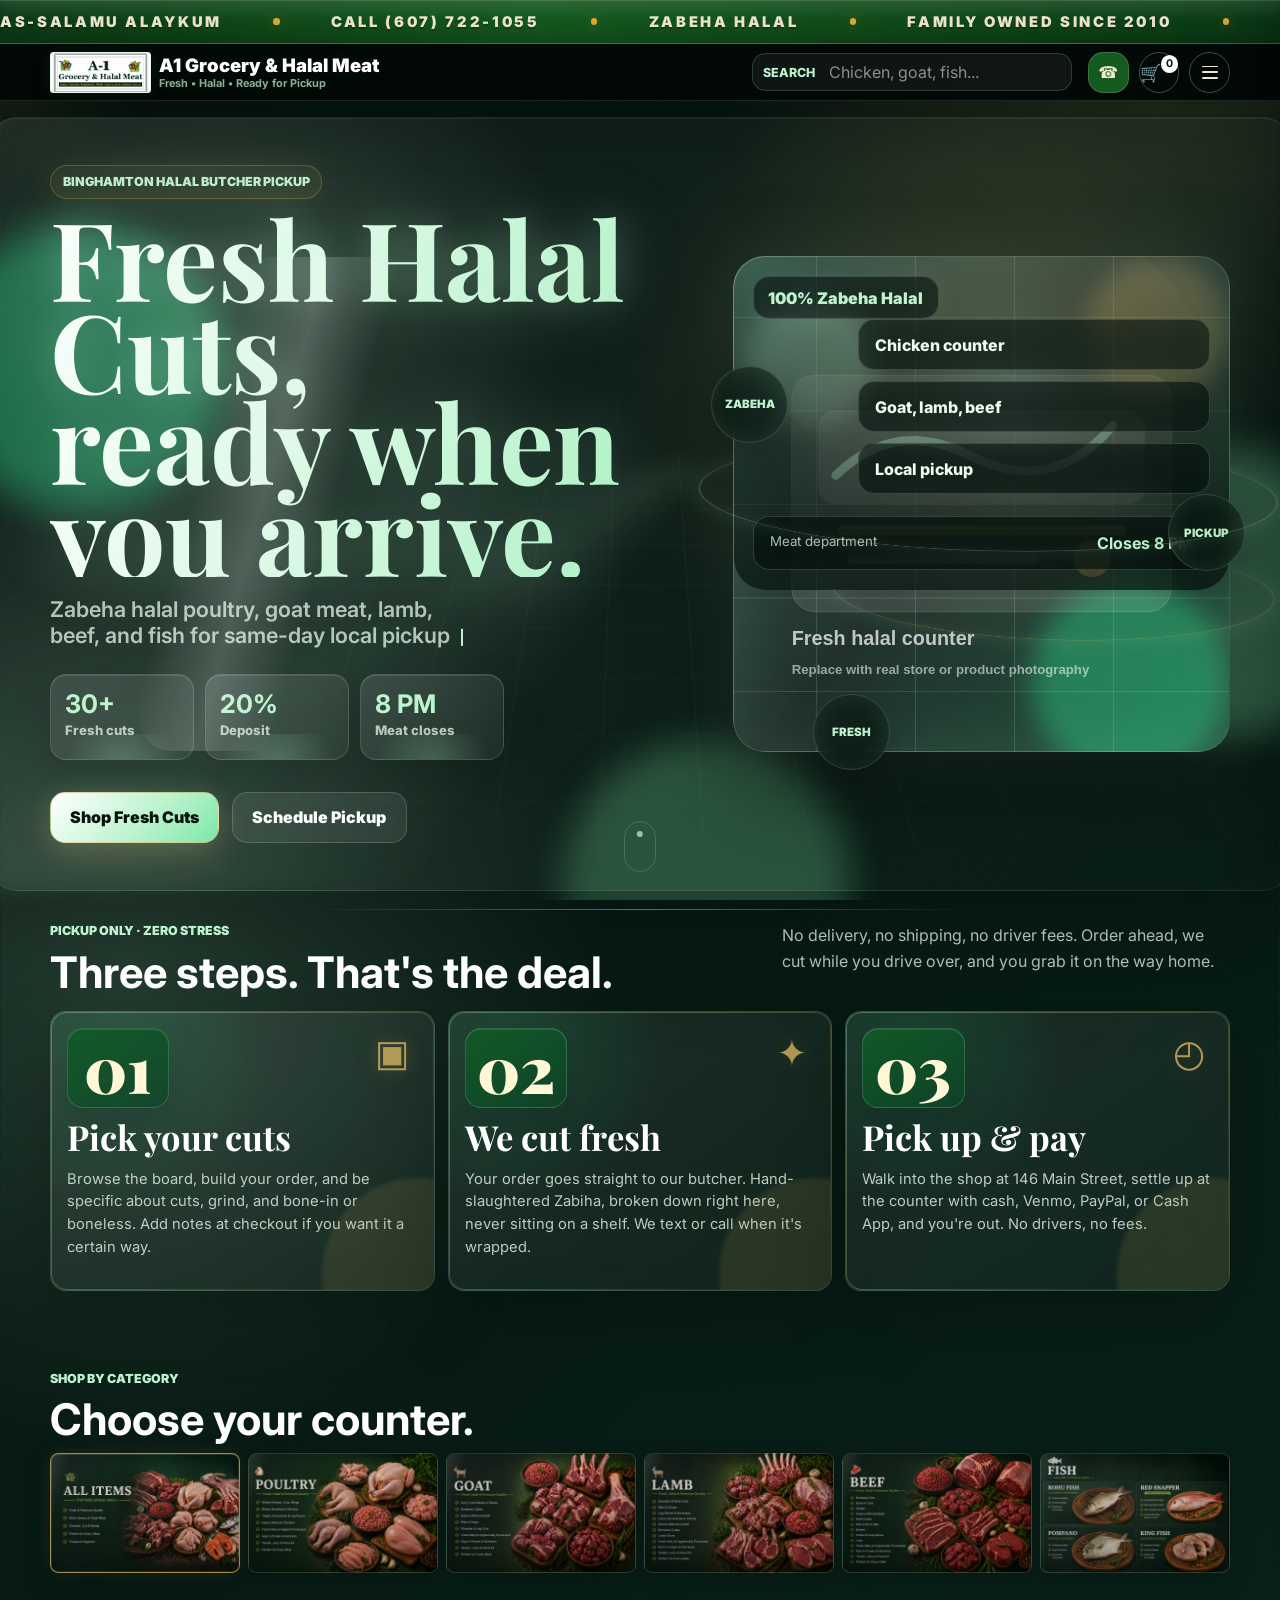
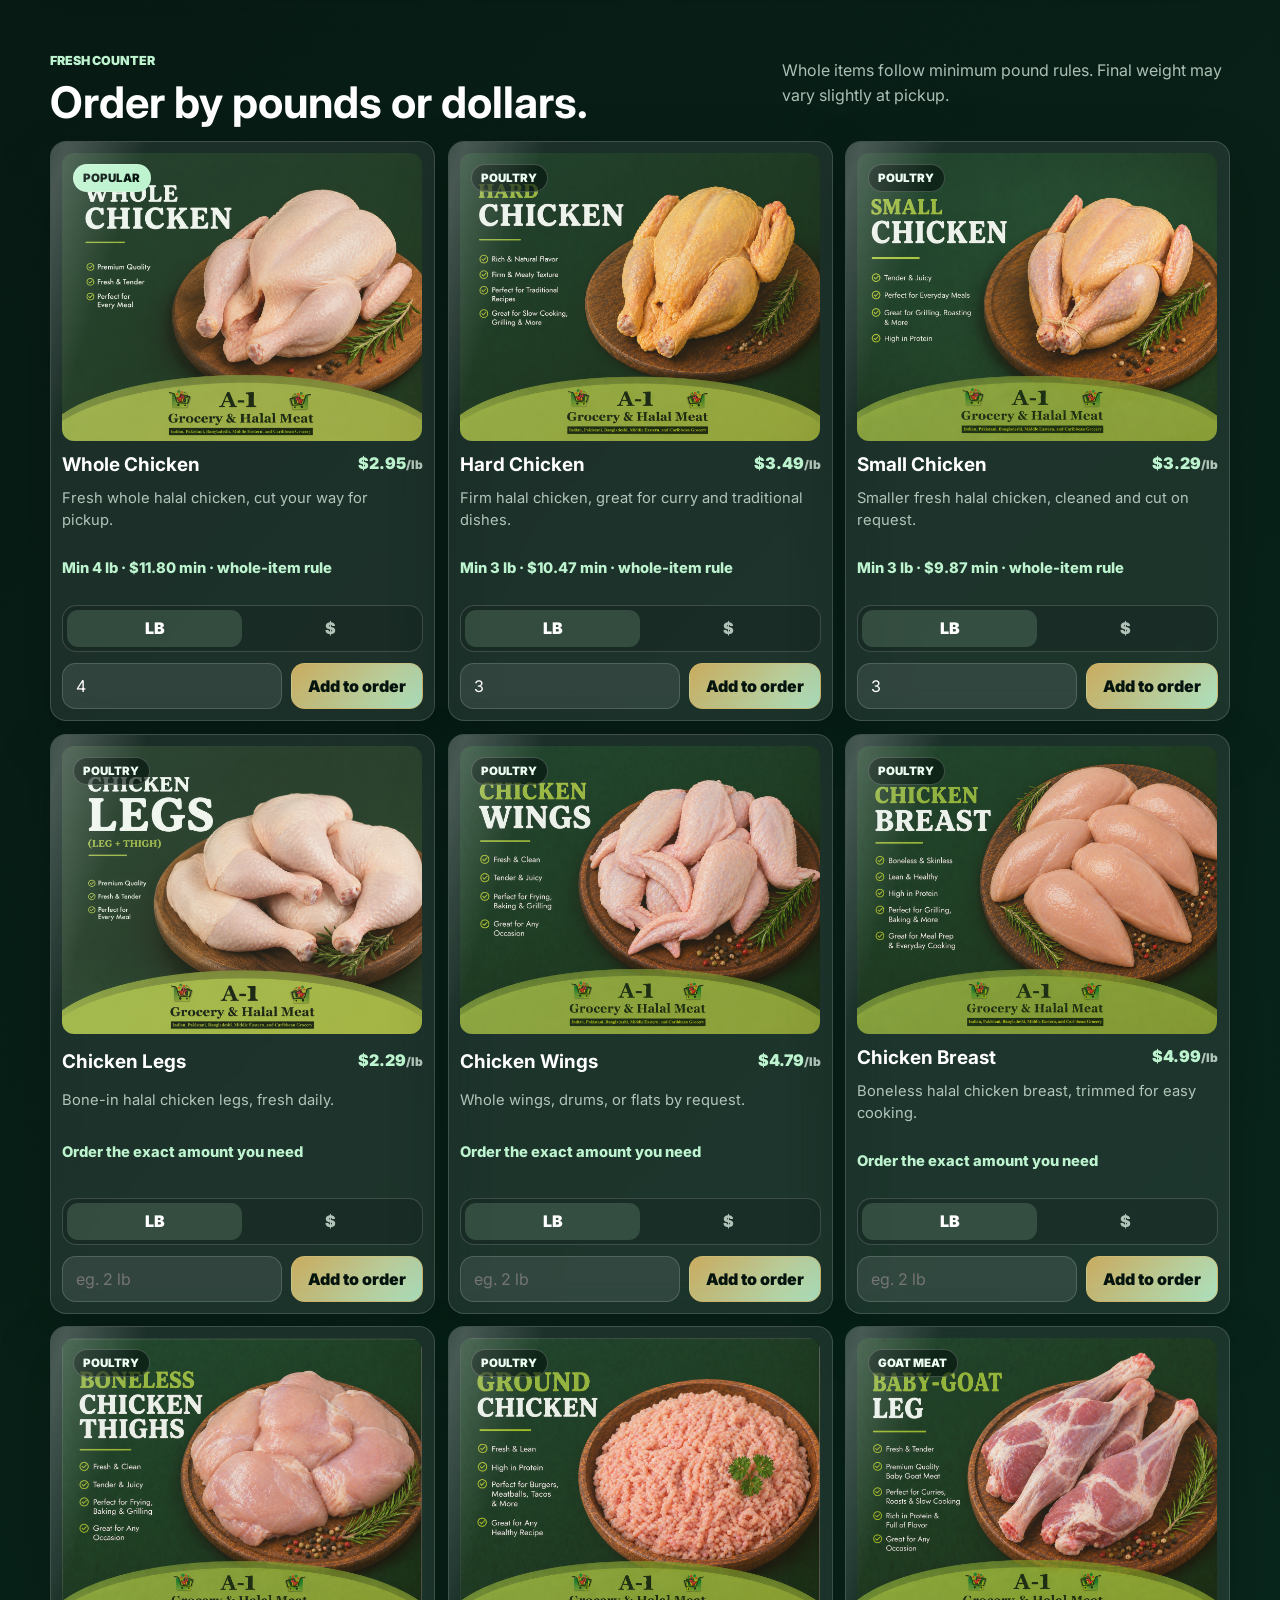
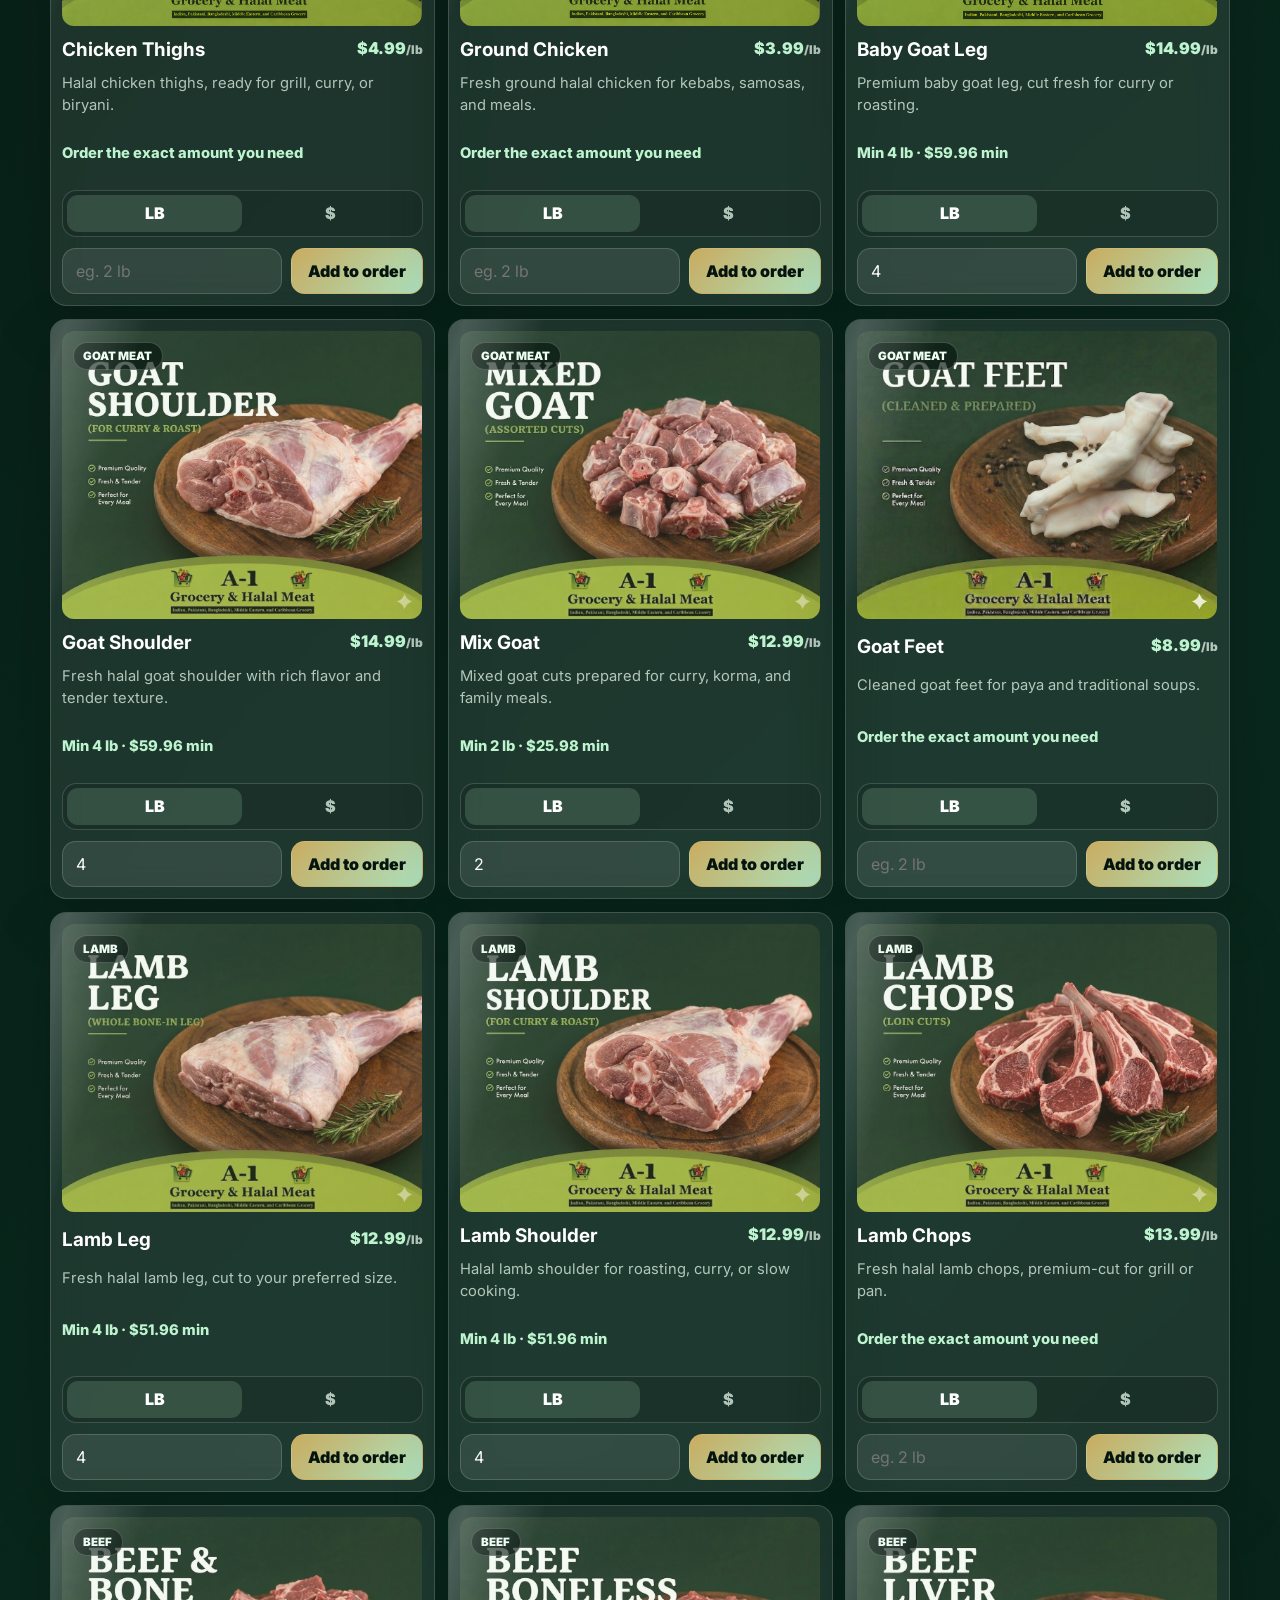
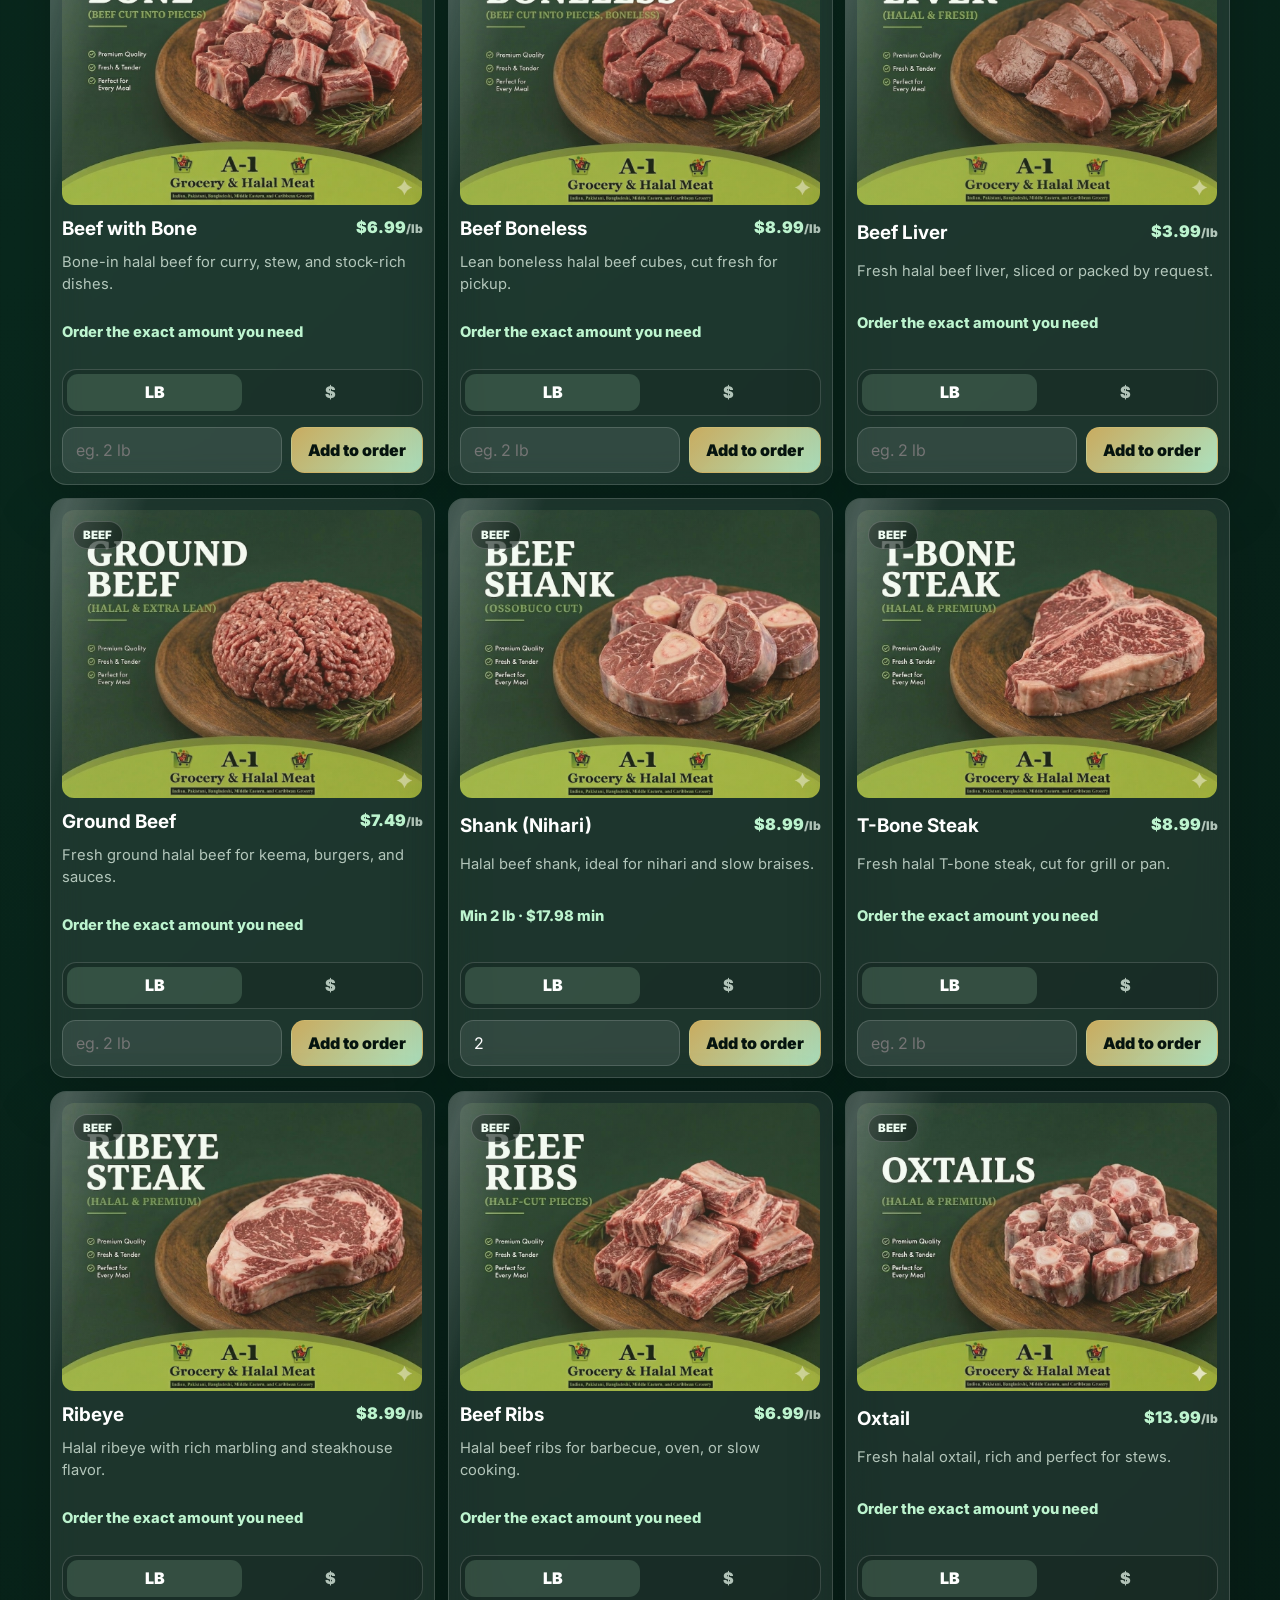
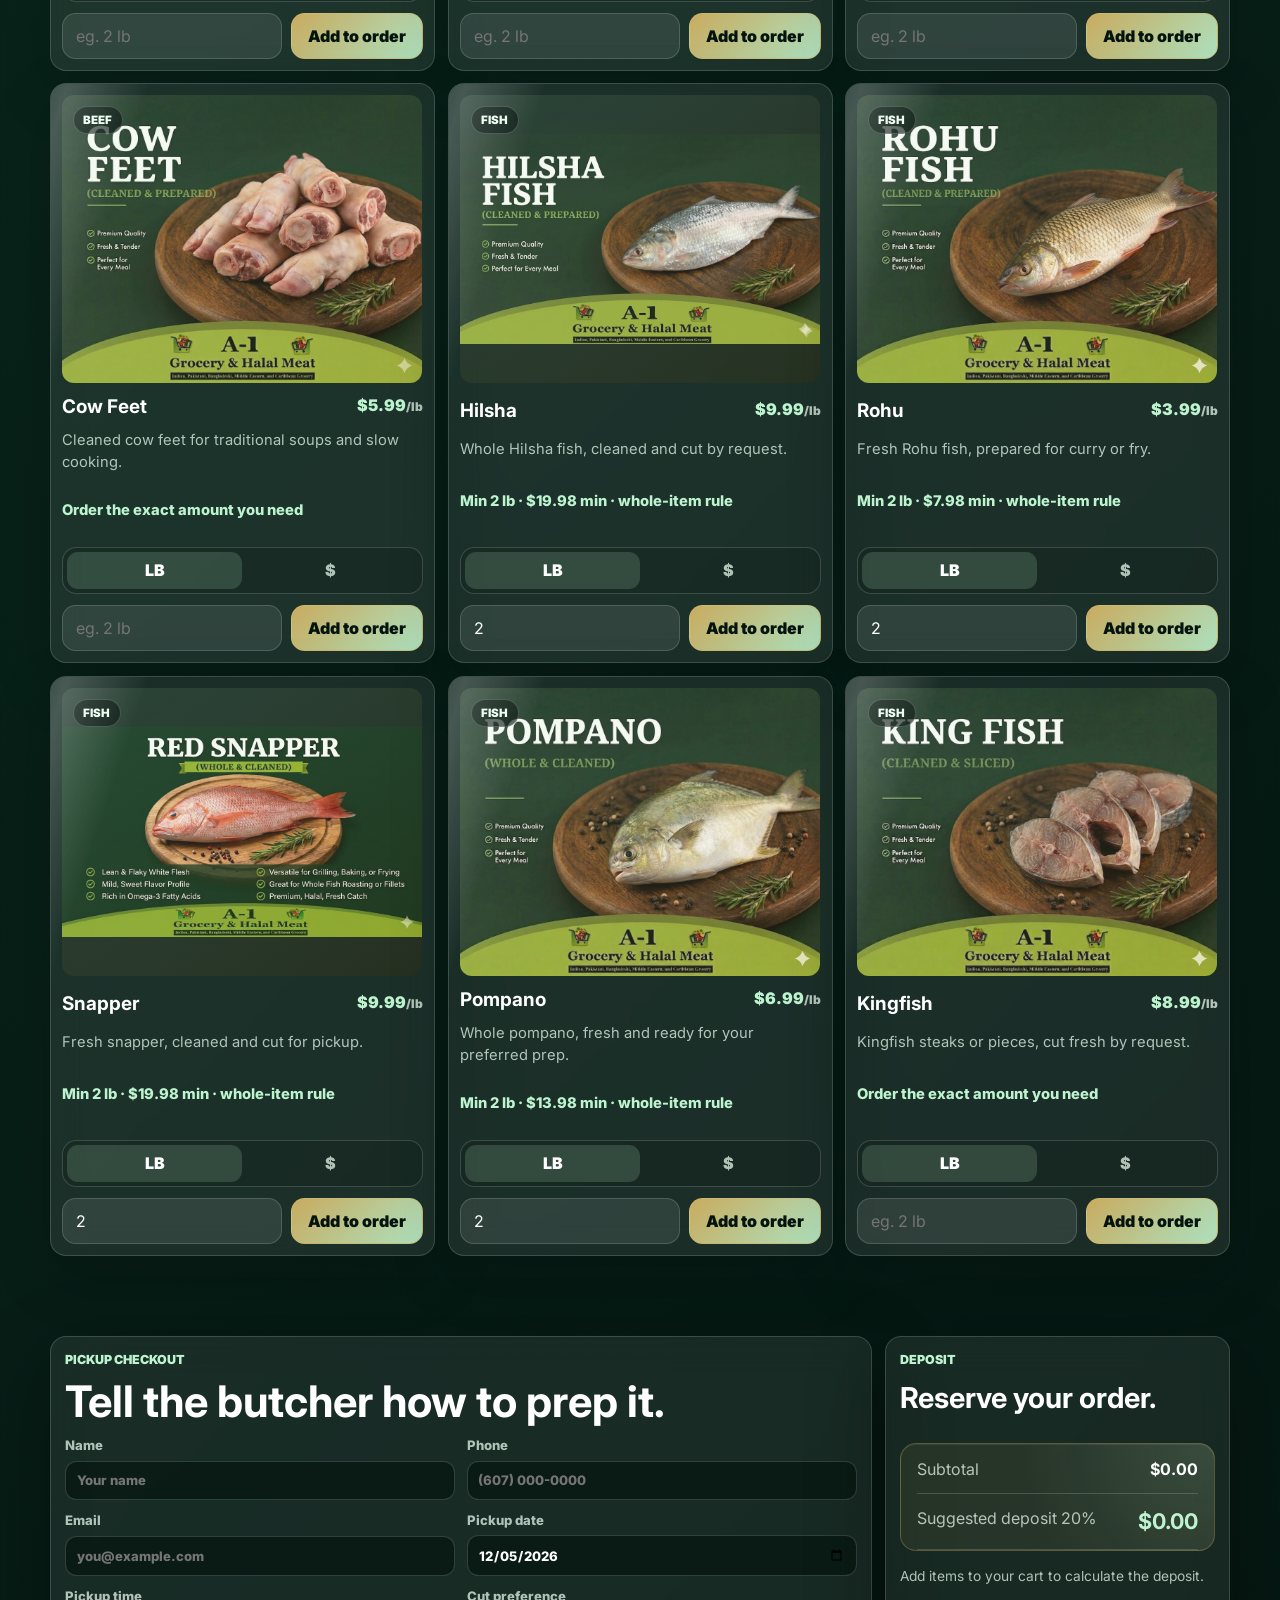
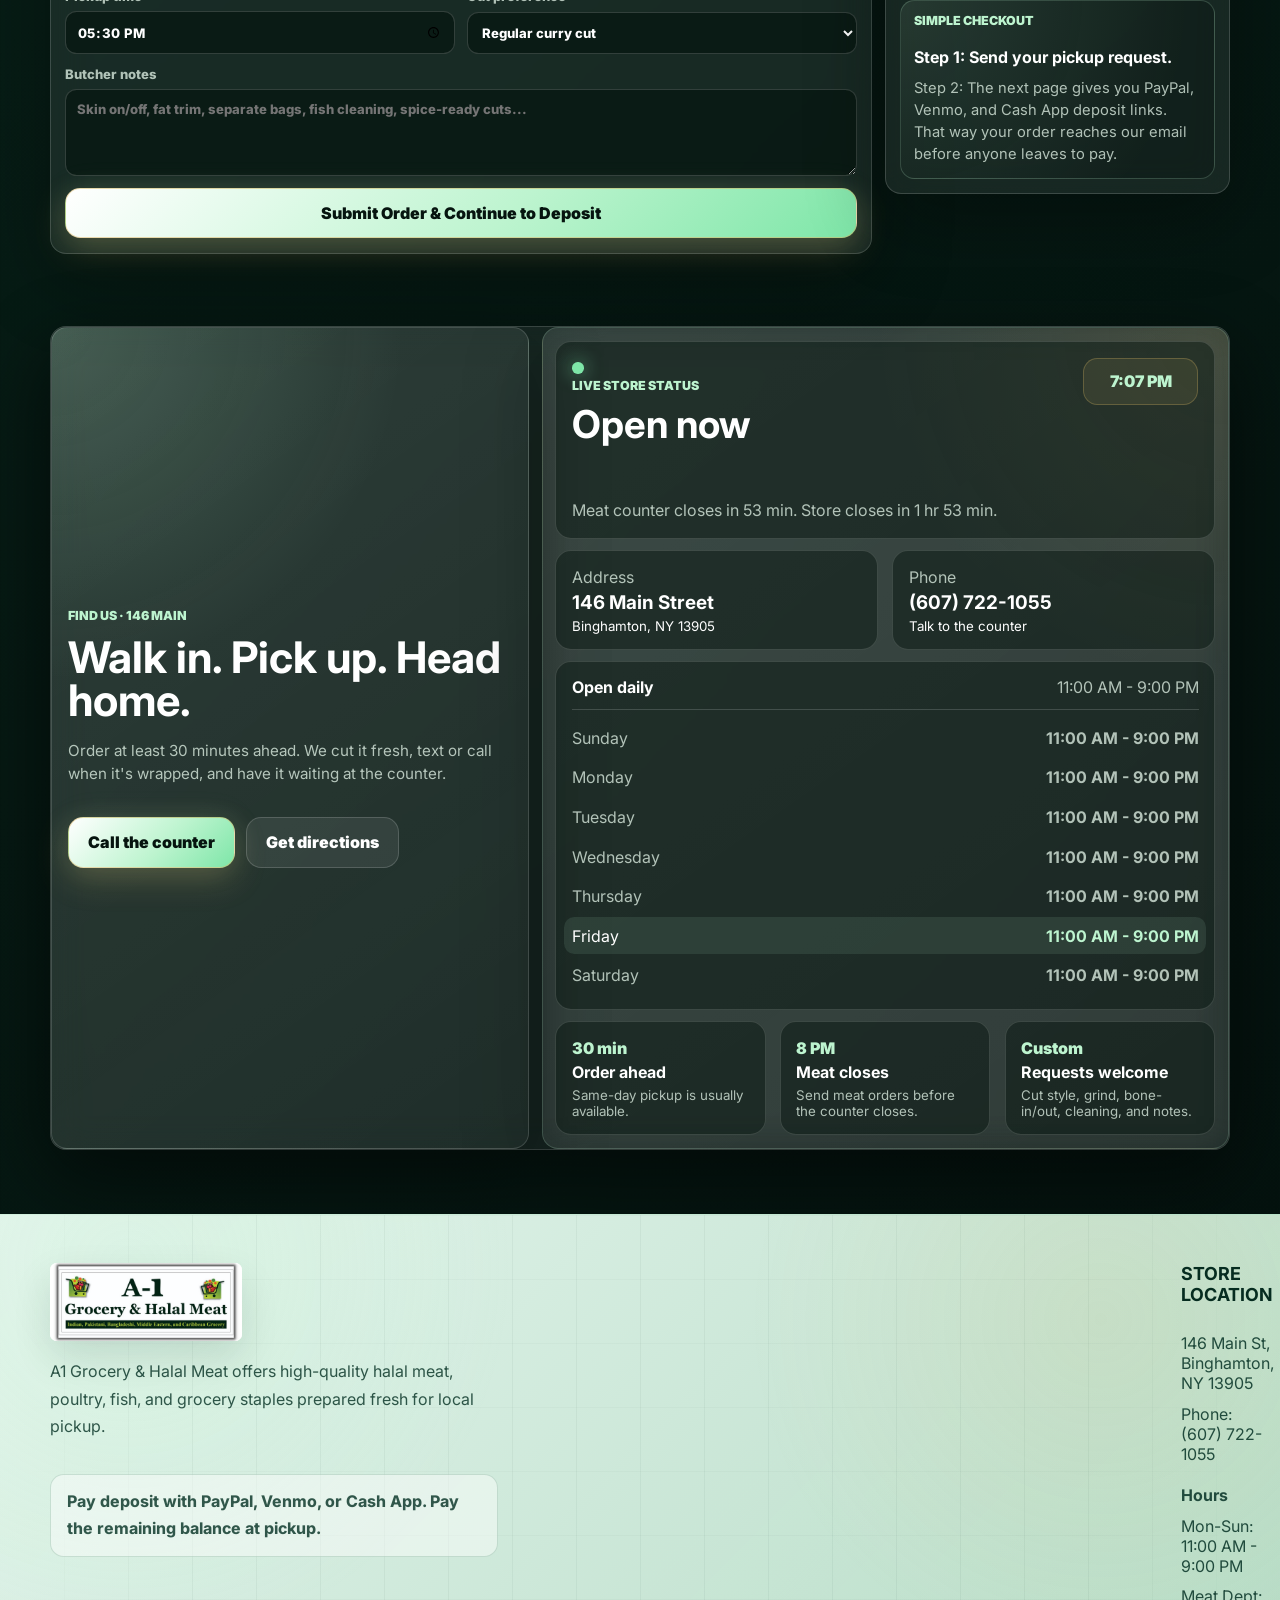
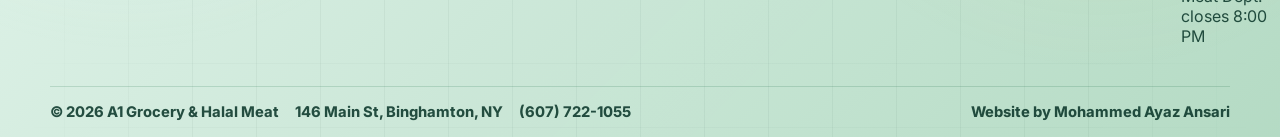
<file: index.html>
<!DOCTYPE html>
<html lang="en">
<head>
  <meta charset="UTF-8">
  <meta name="viewport" content="width=device-width, initial-scale=1.0">
  <title>A1 Grocery & Halal Meat | Halal Meat & Grocery Pickup in Binghamton, NY</title>
  <meta name="description" content="Order halal chicken, goat, lamb, beef, and fish by pound or dollar amount for local pickup at A1 Grocery & Halal Meat in Binghamton, NY.">
  <meta name="keywords" content="A1 Grocery, A1 Halal Meat, halal meat Binghamton, halal grocery Binghamton, zabeha halal, halal chicken, goat meat, lamb, beef, fish pickup, 146 Main St Binghamton">
  <meta name="author" content="A1 Grocery & Halal Meat">
  <meta name="theme-color" content="#06140f">
  <meta property="og:type" content="website">
  <meta property="og:title" content="A1 Grocery & Halal Meat">
  <meta property="og:description" content="Fresh Zabeha halal poultry, goat, lamb, beef, and fish for local pickup in Binghamton, NY.">
  <meta property="og:image" content="images/logo-wide.png">
  <meta property="og:locale" content="en_US">
  <meta name="twitter:card" content="summary_large_image">
  <meta name="twitter:title" content="A1 Grocery & Halal Meat">
  <meta name="twitter:description" content="Order fresh halal meat and grocery items for pickup in Binghamton, NY.">
  <link rel="icon" href="favicon.svg" type="image/svg+xml">
  <link rel="shortcut icon" href="favicon.svg" type="image/svg+xml">
  <link rel="apple-touch-icon" href="images/logo-wide.png">
  <link rel="preconnect" href="https://fonts.googleapis.com">
  <link rel="preconnect" href="https://fonts.gstatic.com" crossorigin>
  <link href="https://fonts.googleapis.com/css2?family=Inter:wght@400;500;600;700;800;900&family=Playfair+Display:wght@700;800;900&display=swap" rel="stylesheet">
  <link rel="stylesheet" href="style.css">
  <script type="application/ld+json">
    {
      "@context": "https://schema.org",
      "@type": "GroceryStore",
      "name": "A1 Grocery & Halal Meat",
      "description": "Halal grocery and meat store offering poultry, goat, lamb, beef, and fish for local pickup.",
      "telephone": "+1-607-722-1055",
      "address": {
        "@type": "PostalAddress",
        "streetAddress": "146 Main St",
        "addressLocality": "Binghamton",
        "addressRegion": "NY",
        "postalCode": "13905",
        "addressCountry": "US"
      },
      "openingHours": "Mo-Su 11:00-21:00",
      "paymentAccepted": "Cash, PayPal, Venmo, Cash App",
      "servesCuisine": "Halal"
    }
  </script>
</head>
<body>
  <div class="cursor-glow" aria-hidden="true"></div>
  <div class="spark-field" aria-hidden="true"></div>
  <div class="ambient" aria-hidden="true">
    <span class="orb orb-one"></span>
    <span class="orb orb-two"></span>
    <span class="orb orb-three"></span>
  </div>

  <div class="top-bars">
    <div class="top-marquee">
      <div class="top-track">
        <span class="top-strip">As-salamu alaykum</span>
        <span class="top-dot" aria-hidden="true"></span>
        <a class="top-strip" href="tel:+16077221055">Call (607) 722-1055</a>
        <span class="top-dot" aria-hidden="true"></span>
        <span class="top-strip top-strip-gold">Zabeha Halal</span>
        <span class="top-dot" aria-hidden="true"></span>
        <span class="top-strip">Family Owned Since 2010</span>
        <span class="top-dot" aria-hidden="true"></span>
      </div>
      <div class="top-track" aria-hidden="true">
        <span class="top-strip">As-salamu alaykum</span>
        <span class="top-dot"></span>
        <span class="top-strip">Call (607) 722-1055</span>
        <span class="top-dot"></span>
        <span class="top-strip top-strip-gold">Zabeha Halal</span>
        <span class="top-dot"></span>
        <span class="top-strip">Family Owned Since 2010</span>
        <span class="top-dot"></span>
      </div>
    </div>
  </div>

  <header class="site-header">
    <a class="brand magnetic" href="#top" aria-label="A1 Grocery & Halal Meat home">
      <span class="brand-thumb">
        <img class="brand-logo" src="images/logo-wide.png" alt="A-1 Grocery & Halal Meat">
      </span>
      <span class="brand-text">
        <strong>A1 Grocery &amp; Halal Meat</strong>
        <small>Fresh • Halal • Ready for Pickup</small>
      </span>
    </a>

    <label class="search-wrap" aria-label="Search products">
      <span>Search</span>
      <input id="searchInput" type="search" placeholder="Chicken, goat, fish...">
    </label>

    <div class="header-actions">
    <a class="phone magnetic" href="tel:+16077221055" aria-label="Call A1 Grocery & Halal Meat">
      <span>☎</span>
    </a>
    <button class="cart-toggle magnetic" type="button" data-open-cart>
      <span class="cart-icon">🛒</span>
      <strong id="cartCount">0</strong>
    </button>
    <button class="menu-toggle magnetic" type="button" data-toggle-menu aria-label="Open site menu" aria-expanded="false">
      <span></span>
      <span></span>
      <span></span>
    </button>
    </div>
  </header>

  <nav class="quick-menu" id="quickMenu" aria-label="Site menu">
    <a href="#products" data-close-menu>The Board<span>Shop fresh halal cuts</span></a>
    <a href="#pickup" data-close-menu>Order<span>Send pickup request</span></a>
    <a href="#visit" data-close-menu>Visit<span>Address, hours, live status</span></a>
    <a href="tel:+16077221055" data-close-menu>Call<span>(607) 722-1055</span></a>
  </nav>

  <main id="top">
    <section class="hero reveal hero-stage" data-hero-stage>
      <div class="hero-grid-lines" aria-hidden="true"></div>
      <div class="hero-copy" data-depth="0.45">
        <p class="eyebrow hero-eyebrow">Binghamton halal butcher pickup</p>
        <h1><span>Fresh Halal Cuts,</span> ready when you arrive.</h1>
        <p class="typing-line"><span id="typingText"></span><span class="typing-caret"></span></p>
        <div class="hero-stats" aria-label="Store highlights">
          <div><strong>30+</strong><span>Fresh cuts</span></div>
          <div><strong>20%</strong><span>Deposit</span></div>
          <div><strong>8 PM</strong><span>Meat closes</span></div>
        </div>
        <div class="hero-actions">
          <a class="primary-btn magnetic ripple" href="#products">Shop Fresh Cuts</a>
          <a class="ghost-btn magnetic ripple" href="#pickup">Schedule Pickup</a>
        </div>
      </div>
      <div class="hero-visual tilt-card" data-tilt data-depth="-0.35">
        <div class="holo-ring ring-one" aria-hidden="true"></div>
        <div class="holo-ring ring-two" aria-hidden="true"></div>
        <div class="hero-orbit hero-orbit-one" aria-hidden="true">Zabeha</div>
        <div class="hero-orbit hero-orbit-two" aria-hidden="true">Pickup</div>
        <div class="hero-orbit hero-orbit-three" aria-hidden="true">Fresh</div>
        <div class="hero-glass">
          <span class="halal-badge">100% Zabeha Halal</span>
          <div class="cut-stack">
            <span>Chicken counter</span>
            <span>Goat, lamb, beef</span>
            <span>Local pickup</span>
          </div>
          <div class="hero-meter">
            <small>Meat department</small>
            <strong>Closes 8 PM</strong>
          </div>
        </div>
      </div>
      <div class="hero-scroll-cue" aria-hidden="true"><span></span></div>
    </section>

    <section class="pickup-steps section reveal" aria-labelledby="pickupStepsTitle">
      <div class="section-heading split pickup-steps-heading">
        <div>
          <p class="eyebrow">Pickup only · zero stress</p>
          <h2 id="pickupStepsTitle">Three steps. That&apos;s the deal.</h2>
        </div>
        <p class="section-note">No delivery, no shipping, no driver fees. Order ahead, we cut while you drive over, and you grab it on the way home.</p>
      </div>
      <div class="pickup-step-grid">
        <article class="pickup-step-card tilt-card" data-tilt>
          <span class="step-number">01</span>
          <span class="step-icon" aria-hidden="true">▣</span>
          <h3>Pick your cuts</h3>
          <p>Browse the board, build your order, and be specific about cuts, grind, and bone-in or boneless. Add notes at checkout if you want it a certain way.</p>
        </article>
        <article class="pickup-step-card tilt-card" data-tilt>
          <span class="step-number">02</span>
          <span class="step-icon" aria-hidden="true">✦</span>
          <h3>We cut fresh</h3>
          <p>Your order goes straight to our butcher. Hand-slaughtered Zabiha, broken down right here, never sitting on a shelf. We text or call when it&apos;s wrapped.</p>
        </article>
        <article class="pickup-step-card tilt-card" data-tilt>
          <span class="step-number">03</span>
          <span class="step-icon" aria-hidden="true">◴</span>
          <h3>Pick up &amp; pay</h3>
          <p>Walk into the shop at 146 Main Street, settle up at the counter with cash, Venmo, PayPal, or Cash App, and you&apos;re out. No drivers, no fees.</p>
        </article>
      </div>
    </section>

    <section class="section reveal" id="categories">
      <div class="section-heading">
        <p class="eyebrow">Shop by category</p>
        <h2>Choose your counter.</h2>
      </div>
      <div class="category-grid">
        <button class="category-card category-card-full active tilt-card ripple" type="button" data-category="all" data-tilt style="--category-image: url('images/categories/all-category.jpg')">
          <span class="category-icon">✦</span><strong>All Items</strong><small>Full halal pickup menu</small>
        </button>
        <button class="category-card category-card-full tilt-card ripple" type="button" data-category="poultry" data-tilt style="--category-image: url('images/categories/poultry-category.jpg')">
          <span class="category-icon">🐔</span><strong>Poultry</strong><small>Whole chicken, wings, keema</small>
        </button>
        <button class="category-card category-card-full tilt-card ripple" type="button" data-category="goat" data-tilt style="--category-image: url('images/categories/goat-category.jpg')">
          <span class="category-icon">🐐</span><strong>Goat</strong><small>Curry cut and bone-in pieces</small>
        </button>
        <button class="category-card category-card-full tilt-card ripple" type="button" data-category="lamb" data-tilt style="--category-image: url('images/categories/lamb-category.jpg')">
          <span class="category-icon">🥩</span><strong>Lamb</strong><small>Shoulder and tender cuts</small>
        </button>
        <button class="category-card category-card-full tilt-card ripple" type="button" data-category="beef" data-tilt style="--category-image: url('images/categories/beef-category.jpg')">
          <span class="category-icon">🥩</span><strong>Beef</strong><small>Keema, cubes, and boneless</small>
        </button>
        <button class="category-card category-card-full tilt-card ripple" type="button" data-category="fish" data-tilt style="--category-image: url('images/categories/fish-category.jpg')">
          <span class="category-icon">🐟</span><strong>Fish</strong><small>Fresh fish and fillets</small>
        </button>
      </div>
    </section>

    <section class="section reveal" id="products">
      <div class="section-heading split">
        <div>
          <p class="eyebrow">Fresh counter</p>
          <h2>Order by pounds or dollars.</h2>
        </div>
        <p class="section-note">Whole items follow minimum pound rules. Final weight may vary slightly at pickup.</p>
      </div>
      <div class="product-grid" id="productGrid"></div>
    </section>

    <section class="checkout-section reveal" id="pickup">
      <div class="checkout-panel">
        <div class="section-heading">
          <p class="eyebrow">Pickup checkout</p>
          <h2>Tell the butcher how to prep it.</h2>
        </div>
        <form class="pickup-form" id="pickupForm">
          <label>Name<input name="name" autocomplete="name" required placeholder="Your name"></label>
          <label>Phone<input name="phone" type="tel" autocomplete="tel" required placeholder="(607) 000-0000"></label>
          <label>Email<input name="email" type="email" autocomplete="email" placeholder="you@example.com"></label>
          <label>Pickup date<input name="date" type="date" required></label>
          <label>Pickup time<input name="time" type="time" min="11:00" max="20:00" required></label>
          <label>Cut preference
            <select name="cut">
              <option>Regular curry cut</option>
              <option>Small pieces</option>
              <option>Large pieces</option>
              <option>Boneless where possible</option>
              <option>Whole / no cut</option>
            </select>
          </label>
          <label class="wide">Butcher notes<textarea name="notes" rows="4" placeholder="Skin on/off, fat trim, separate bags, fish cleaning, spice-ready cuts..."></textarea></label>
          <button class="primary-btn magnetic ripple wide" type="submit">Submit Order & Continue to Deposit</button>
        </form>
      </div>

      <aside class="summary-panel tilt-card" data-tilt>
        <p class="eyebrow">Deposit</p>
        <h3>Reserve your order.</h3>
        <div class="deposit-card">
          <div class="summary-line"><span>Subtotal</span><strong id="summarySubtotal">$0.00</strong></div>
          <div class="summary-line deposit-total"><span>Suggested deposit 20%</span><strong id="summaryDeposit">$0.00</strong></div>
        </div>
        <p class="payment-status" id="paymentStatus" role="status" aria-live="polite">Submit your pickup request first. Deposit links appear right after the order is sent.</p>
        <div class="deposit-confirm deposit-simple">
          <p class="eyebrow">Simple checkout</p>
          <strong>Step 1: Send your pickup request.</strong>
          <span>Step 2: The next page gives you PayPal, Venmo, and Cash App deposit links. That way your order reaches our email before anyone leaves to pay.</span>
        </div>
      </aside>
    </section>

    <section class="store-info reveal" id="visit">
      <div class="visit-copy">
        <p class="eyebrow">Find us · 146 Main</p>
        <h2>Walk in. Pick up. Head home.</h2>
        <p>Order at least 30 minutes ahead. We cut it fresh, text or call when it&apos;s wrapped, and have it waiting at the counter.</p>
        <div class="visit-actions">
          <a class="primary-btn magnetic ripple" href="tel:+16077221055">Call the counter</a>
          <a class="ghost-btn magnetic ripple" href="https://www.google.com/maps/search/?api=1&query=146%20Main%20St%20Binghamton%20NY%2013905" target="_blank" rel="noopener">Get directions</a>
        </div>
      </div>

      <div class="visit-board tilt-card" data-tilt>
        <div class="live-status-card">
          <div>
            <span class="status-dot" id="storeStatusDot" aria-hidden="true"></span>
            <p class="eyebrow">Live store status</p>
            <h3 id="storeStatusText">Checking hours...</h3>
          </div>
          <div class="live-clock" id="storeClock">--:--</div>
          <p id="storeStatusDetail">Open daily 11:00 AM - 9:00 PM. Meat department closes at 8:00 PM.</p>
        </div>

        <div class="visit-details">
          <div class="visit-detail">
            <span>Address</span>
            <strong>146 Main Street</strong>
            <small>Binghamton, NY 13905</small>
          </div>
          <div class="visit-detail">
            <span>Phone</span>
            <strong>(607) 722-1055</strong>
            <small>Talk to the counter</small>
          </div>
        </div>

        <div class="hours-card">
          <div class="hours-head">
            <strong>Open daily</strong>
            <span>11:00 AM - 9:00 PM</span>
          </div>
          <div class="hours-list" id="hoursList" aria-label="Weekly store hours">
            <div data-day="0"><span>Sunday</span><strong>11:00 AM - 9:00 PM</strong></div>
            <div data-day="1"><span>Monday</span><strong>11:00 AM - 9:00 PM</strong></div>
            <div data-day="2"><span>Tuesday</span><strong>11:00 AM - 9:00 PM</strong></div>
            <div data-day="3"><span>Wednesday</span><strong>11:00 AM - 9:00 PM</strong></div>
            <div data-day="4"><span>Thursday</span><strong>11:00 AM - 9:00 PM</strong></div>
            <div data-day="5"><span>Friday</span><strong>11:00 AM - 9:00 PM</strong></div>
            <div data-day="6"><span>Saturday</span><strong>11:00 AM - 9:00 PM</strong></div>
          </div>
        </div>

        <div class="pickup-rules">
          <div><span>30 min</span><strong>Order ahead</strong><small>Same-day pickup is usually available.</small></div>
          <div><span>8 PM</span><strong>Meat closes</strong><small>Send meat orders before the counter closes.</small></div>
          <div><span>Custom</span><strong>Requests welcome</strong><small>Cut style, grind, bone-in/out, cleaning, and notes.</small></div>
        </div>
      </div>
    </section>
  </main>

  <footer class="site-footer">
    <div class="footer-main">
      <div class="footer-brand-card">
        <a class="brand" href="#top">
          <img class="footer-logo" src="images/logo-wide.png" alt="A-1 Grocery & Halal Meat">
        </a>
        <p>A1 Grocery & Halal Meat offers high-quality halal meat, poultry, fish, and grocery staples prepared fresh for local pickup.</p>
        <p class="footer-pay">Pay deposit with PayPal, Venmo, or Cash App. Pay the remaining balance at pickup.</p>
      </div>

      <div class="footer-location">
        <h3>Store Location</h3>
        <a href="https://www.google.com/maps/search/?api=1&query=146%20Main%20St%20Binghamton%20NY%2013905" target="_blank" rel="noopener">146 Main St, Binghamton, NY 13905</a>
        <a href="tel:+16077221055">Phone: (607) 722-1055</a>
        <strong>Hours</strong>
        <span>Mon-Sun: 11:00 AM - 9:00 PM</span>
        <span>Meat Dept: closes 8:00 PM</span>
      </div>

      <nav>
        <h3>Our Products</h3>
        <a href="#products" data-footer-category="poultry">Poultry</a>
        <a href="#products" data-footer-category="goat">Goat Meat</a>
        <a href="#products" data-footer-category="lamb">Lamb</a>
        <a href="#products" data-footer-category="beef">Beef</a>
        <a href="#products" data-footer-category="fish">Fish</a>
      </nav>

      <nav>
        <h3>Support</h3>
        <a href="#pickup">Pickup form</a>
        <a href="#visit">Address & hours</a>
        <a href="#products">Minimum order rules</a>
        <a href="#top">Back to top</a>
      </nav>
    </div>

    <div class="footer-bottom">
      <span>© 2026 A1 Grocery & Halal Meat</span>
      <span>146 Main St, Binghamton, NY</span>
      <a href="tel:+16077221055">(607) 722-1055</a>
      <span class="site-credit">Website by Mohammed Ayaz Ansari</span>
    </div>
  </footer>

  <div class="cart-overlay" data-close-cart></div>
  <aside class="cart-drawer" aria-label="Shopping cart" aria-hidden="true">
    <div class="cart-head">
      <div>
        <p class="eyebrow">Pickup cart</p>
        <h2>Your halal order</h2>
      </div>
      <button class="icon-btn ripple" type="button" data-close-cart aria-label="Close cart">×</button>
    </div>
    <div class="cart-items" id="cartItems"></div>
    <div class="cart-foot">
      <div class="summary-line"><span>Subtotal</span><strong id="cartSubtotal">$0.00</strong></div>
      <div class="summary-line"><span>Deposit 20%</span><strong id="cartDeposit">$0.00</strong></div>
      <a class="primary-btn magnetic ripple" href="#pickup" data-close-cart>Checkout pickup</a>
    </div>
  </aside>

  <div class="detail-overlay" data-close-detail></div>
  <aside class="product-detail" id="productDetail" aria-label="Product details" aria-hidden="true">
    <div class="detail-head">
      <div>
        <p class="eyebrow">Fresh counter</p>
        <h2>Item details</h2>
      </div>
      <button class="icon-btn ripple" type="button" data-close-detail aria-label="Close product details">×</button>
    </div>
    <div id="productDetailContent"></div>
  </aside>

  <div class="toast" id="toast" role="status" aria-live="polite"></div>

  <script src="https://js.stripe.com/v3/"></script>
  <script src="script.js"></script>
</body>
</html>
</file>
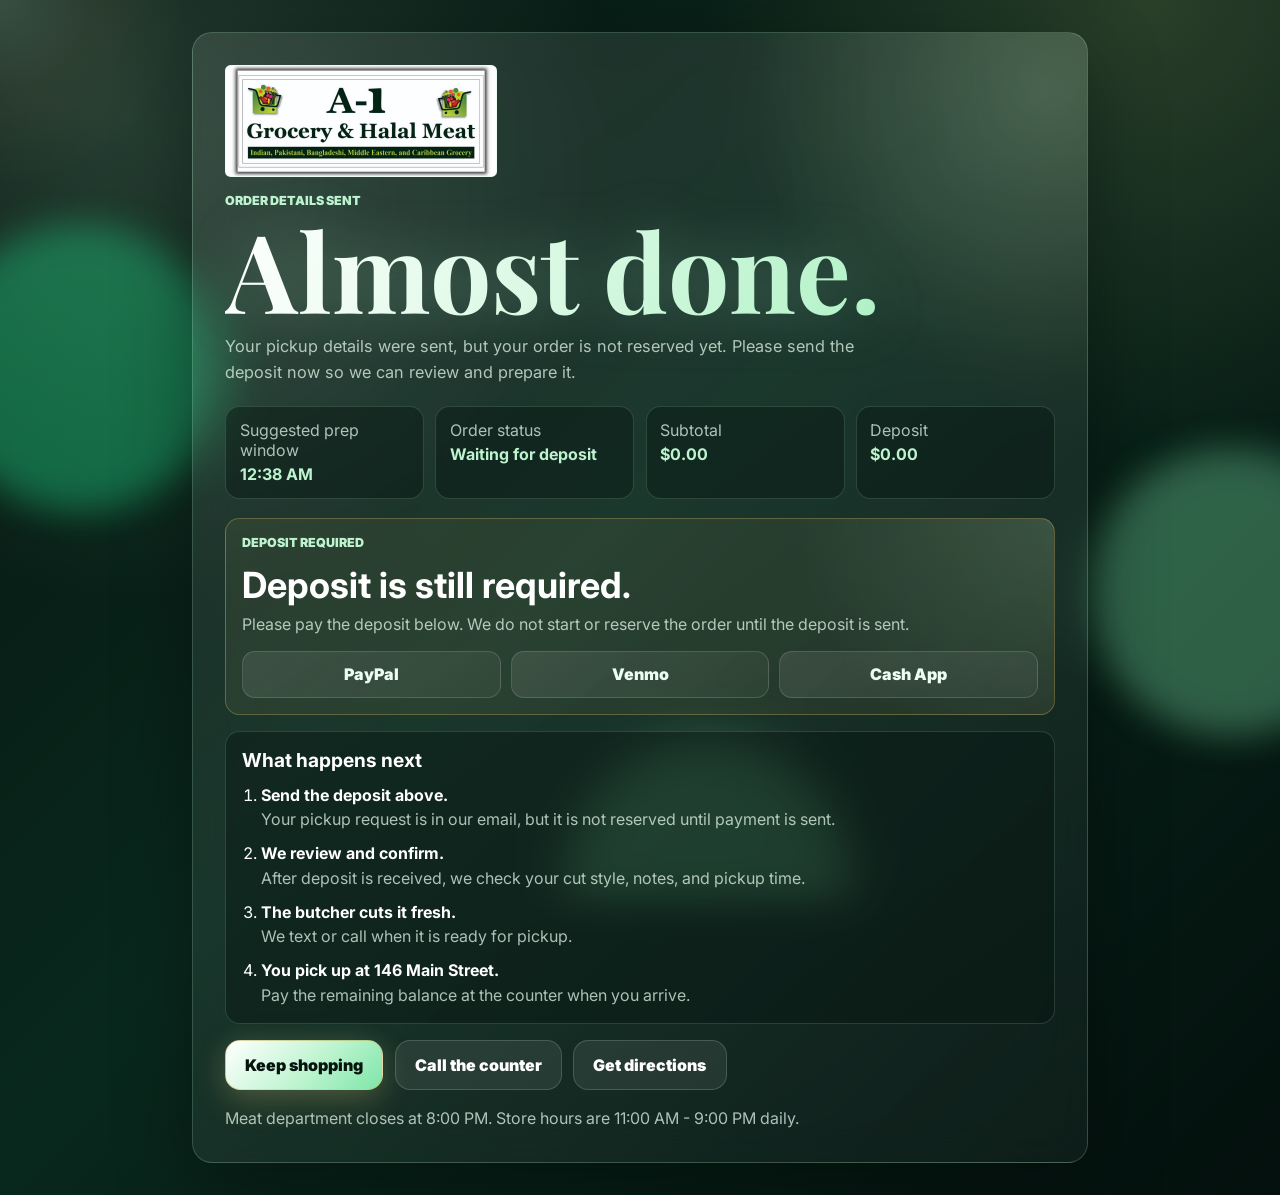
<file: thank-you.html>
<!DOCTYPE html>
<html lang="en">
<head>
  <meta charset="UTF-8">
  <meta name="viewport" content="width=device-width, initial-scale=1.0">
  <title>Order Received | A1 Grocery & Halal Meat</title>
  <meta name="description" content="Your A1 Grocery & Halal Meat pickup request has been received.">
  <meta name="theme-color" content="#06140f">
  <link rel="icon" href="favicon.svg" type="image/svg+xml">
  <link rel="apple-touch-icon" href="images/logo-wide.png">
  <link rel="preconnect" href="https://fonts.googleapis.com">
  <link rel="preconnect" href="https://fonts.gstatic.com" crossorigin>
  <link href="https://fonts.googleapis.com/css2?family=Inter:wght@400;500;600;700;800;900&family=Playfair+Display:wght@700;800;900&display=swap" rel="stylesheet">
  <link rel="stylesheet" href="style.css">
</head>
<body class="thank-you-page">
  <div class="cursor-glow" aria-hidden="true"></div>
  <div class="ambient" aria-hidden="true">
    <span class="orb orb-one"></span>
    <span class="orb orb-two"></span>
    <span class="orb orb-three"></span>
  </div>

  <main class="thank-you-shell">
    <section class="thank-you-card">
      <img class="thank-logo" src="images/logo-wide.png" alt="A-1 Grocery & Halal Meat">
      <p class="eyebrow">Order details sent</p>
      <h1>Almost done.</h1>
      <p class="thank-lead">Your pickup details were sent, but your order is not reserved yet. Please send the deposit now so we can review and prepare it.</p>

      <div class="thank-status-grid">
        <div>
          <span>Suggested prep window</span>
          <strong id="readyTime">About 30 minutes</strong>
        </div>
        <div>
          <span>Order status</span>
          <strong>Waiting for deposit</strong>
        </div>
        <div>
          <span>Subtotal</span>
          <strong id="thankSubtotal">$0.00</strong>
        </div>
        <div>
          <span>Deposit</span>
          <strong id="thankDeposit">$0.00</strong>
        </div>
      </div>

      <div class="thank-payment">
        <p class="eyebrow">Deposit required</p>
        <h2>Deposit is still required.</h2>
        <p>Please pay the deposit below. We do not start or reserve the order until the deposit is sent.</p>
        <div class="payment-links thank-payment-links">
          <a class="ripple" href="#" target="_blank" rel="noopener" id="thankPaypal">PayPal</a>
          <a class="ripple" href="#" target="_blank" rel="noopener" id="thankVenmo">Venmo</a>
          <a class="ripple" href="https://cash.app/$ammaarans" target="_blank" rel="noopener">Cash App</a>
        </div>
      </div>

      <div class="thank-next">
        <h2>What happens next</h2>
        <ol>
          <li><strong>Send the deposit above.</strong><span>Your pickup request is in our email, but it is not reserved until payment is sent.</span></li>
          <li><strong>We review and confirm.</strong><span>After deposit is received, we check your cut style, notes, and pickup time.</span></li>
          <li><strong>The butcher cuts it fresh.</strong><span>We text or call when it is ready for pickup.</span></li>
          <li><strong>You pick up at 146 Main Street.</strong><span>Pay the remaining balance at the counter when you arrive.</span></li>
        </ol>
      </div>

      <div class="thank-actions">
        <a class="primary-btn magnetic ripple" href="index.html#products">Keep shopping</a>
        <a class="ghost-btn magnetic ripple" href="tel:+16077221055">Call the counter</a>
        <a class="ghost-btn magnetic ripple" href="https://www.google.com/maps/search/?api=1&query=146%20Main%20St%20Binghamton%20NY%2013905" target="_blank" rel="noopener">Get directions</a>
      </div>

      <p class="thank-note">Meat department closes at 8:00 PM. Store hours are 11:00 AM - 9:00 PM daily.</p>
    </section>
  </main>

  <script>
    const params = new URLSearchParams(window.location.search);
    const subtotal = params.get("subtotal") || "$0.00";
    const deposit = params.get("deposit") || "$0.00";
    const ready = new Date(Date.now() + 30 * 60 * 1000);
    const depositAmount = Math.max(3, Number(deposit.replace(/[^0-9.]/g, "")) || 3).toFixed(2);
    const note = encodeURIComponent("A1 Halal Deposit");

    document.querySelector("#thankSubtotal").textContent = subtotal;
    document.querySelector("#thankDeposit").textContent = deposit;
    document.querySelector("#readyTime").textContent = ready.toLocaleTimeString([], { hour: "numeric", minute: "2-digit" });
    document.querySelector("#thankPaypal").href = `https://www.paypal.com/paypalme/AmmaarAnsari/${depositAmount}`;
    document.querySelector("#thankVenmo").href = `https://account.venmo.com/payment-link?audience=private&amount=${depositAmount}&note=${note}&recipients=%2CA1Grocery&txn=pay`;
  </script>
</body>
</html>
</file>
<file: style.css>
:root {
  --ink: #06140f;
  --deep: #08231a;
  --green: #0f5d3f;
  --mint: #bdf4cf;
  --soft: #edfdf1;
  --gold: #bdf4cf;
  --white: #ffffff;
  --muted: rgba(237, 253, 241, 0.72);
  --glass: rgba(255, 255, 255, 0.095);
  --line: rgba(255, 255, 255, 0.16);
  --shadow: 0 24px 80px rgba(0, 0, 0, 0.32);
}

* {
  box-sizing: border-box;
}

html {
  scroll-behavior: smooth;
}

body {
  margin: 0;
  min-height: 100vh;
  background:
    radial-gradient(circle at 10% 10%, rgba(189, 244, 207, 0.17), transparent 30rem),
    radial-gradient(circle at 90% 0%, rgba(217, 183, 101, 0.16), transparent 28rem),
    linear-gradient(135deg, #06140f 0%, #09281d 46%, #04100d 100%);
  color: var(--white);
  font-family: Inter, system-ui, -apple-system, BlinkMacSystemFont, "Segoe UI", sans-serif;
  letter-spacing: 0;
  overflow-x: hidden;
}

body.cart-open {
  overflow: hidden;
}

a {
  color: inherit;
  text-decoration: none;
}

button,
input,
select,
textarea {
  font: inherit;
}

button {
  cursor: pointer;
}

.cursor-glow {
  position: fixed;
  left: 0;
  top: 0;
  width: 24rem;
  height: 24rem;
  border-radius: 50%;
  background: radial-gradient(circle, rgba(189, 244, 207, 0.17), rgba(217, 183, 101, 0.07), transparent 68%);
  pointer-events: none;
  transform: translate3d(-50%, -50%, 0);
  transition: opacity 180ms ease;
  z-index: 1;
  mix-blend-mode: screen;
}

.ambient {
  position: fixed;
  inset: 0;
  pointer-events: none;
  overflow: hidden;
  z-index: 0;
}

.orb {
  position: absolute;
  width: 18rem;
  height: 18rem;
  border-radius: 50%;
  filter: blur(18px);
  opacity: 0.34;
  animation: floatOrb 12s ease-in-out infinite alternate;
}

.orb-one {
  left: -4rem;
  top: 14rem;
  background: #1fed91;
}

.orb-two {
  right: -6rem;
  top: 28rem;
  background: #7ee6a8;
  animation-delay: -5s;
}

.orb-three {
  left: 44%;
  bottom: -8rem;
  background: #62b883;
  animation-delay: -9s;
}

@keyframes floatOrb {
  from { transform: translate3d(0, 0, 0) scale(1); }
  to { transform: translate3d(2rem, -3rem, 0) scale(1.16); }
}

.top-bars,
.site-header,
main,
.site-footer,
.cart-drawer,
.toast {
  position: relative;
  z-index: 2;
}

.top-bars {
  position: relative;
  display: block;
  gap: clamp(0.75rem, 4vw, 4rem);
  min-height: 2.7rem;
  padding: 0;
  border-bottom: 1px solid rgba(189, 244, 207, 0.16);
  background:
    linear-gradient(180deg, rgba(255, 255, 255, 0.11), transparent 45%),
    linear-gradient(90deg, #0c3d17, #155b20 42%, #0c3d17);
  color: #f3ead2;
  font-size: clamp(0.68rem, 1.2vw, 0.92rem);
  font-weight: 900;
  text-transform: uppercase;
  letter-spacing: 0.18em;
  overflow: hidden;
  box-shadow: inset 0 1px 0 rgba(255, 255, 255, 0.13), inset 0 -10px 20px rgba(0, 0, 0, 0.15);
}

.top-bars::before {
  content: "";
  position: absolute;
  inset: 0;
  background: linear-gradient(100deg, transparent 0 35%, rgba(255, 255, 255, 0.16), transparent 60% 100%);
  transform: translateX(-100%);
  animation: topShine 5s ease-in-out infinite;
  pointer-events: none;
}

.top-marquee {
  display: flex;
  width: max-content;
  min-height: inherit;
  transform-style: preserve-3d;
  animation: topMarquee 24s linear infinite;
}

.top-track {
  display: flex;
  align-items: center;
  gap: clamp(0.75rem, 4vw, 4rem);
  padding-right: clamp(0.75rem, 4vw, 4rem);
  white-space: nowrap;
}

@keyframes topMarquee {
  from { transform: translate3d(0, 0, 0) rotateX(0deg); }
  to { transform: translate3d(-50%, 0, 0) rotateX(0deg); }
}

@keyframes topShine {
  45%, 100% { transform: translateX(100%); }
}

.top-strip {
  padding: 0.55rem 0;
  text-align: center;
  background: transparent;
  color: inherit;
  white-space: nowrap;
  text-shadow: 0 2px 0 rgba(0, 0, 0, 0.22), 0 0 14px rgba(189, 244, 207, 0.08);
}

.top-strip-gold {
  background: transparent;
  color: #f3ead2;
}

.top-dot {
  width: 0.42rem;
  height: 0.42rem;
  flex: 0 0 auto;
  border-radius: 50%;
  background: #e2ad37;
  box-shadow: 0 0 16px rgba(226, 173, 55, 0.42);
}

.site-header {
  position: sticky;
  top: 0;
  display: grid;
  grid-template-columns: auto minmax(15rem, 1fr) auto;
  gap: clamp(0.55rem, 1.8vw, 1rem);
  align-items: center;
  width: 100%;
  margin: 0;
  padding: 0.48rem max(0.8rem, calc((100vw - 1180px) / 2));
  border: 0;
  border-bottom: 1px solid rgba(189, 244, 207, 0.14);
  border-radius: 0;
  background: rgba(2, 8, 6, 0.95);
  box-shadow: 0 24px 80px rgba(0, 0, 0, 0.28);
  backdrop-filter: blur(18px);
  z-index: 20;
}

.brand {
  display: inline-flex;
  align-items: center;
  gap: 0.5rem;
  min-width: max-content;
}

.brand-thumb {
  display: grid;
  place-items: center;
  width: 6.3rem;
  height: 2.55rem;
  padding: 0;
  border: 1px solid rgba(189, 244, 207, 0.32);
  border-radius: 0.22rem;
  background: rgba(255, 255, 255, 0.96);
  box-shadow: 0 10px 24px rgba(0, 0, 0, 0.22), 0 0 16px rgba(189, 244, 207, 0.08);
  overflow: hidden;
}

.brand-logo {
  display: block;
  width: 100%;
  height: 100%;
  object-fit: contain;
  object-position: center;
}

.brand strong,
.brand small {
  display: block;
  line-height: 1.08;
}

.brand strong {
  color: var(--white);
  font-size: clamp(0.95rem, 1.45vw, 1.16rem);
  font-weight: 900;
  text-shadow: 0 0 18px rgba(189, 244, 207, 0.12);
}

.brand small {
  margin-top: 0.16rem;
  color: rgba(189, 244, 207, 0.72);
  font-size: 0.68rem;
  font-weight: 700;
}

.search-wrap {
  display: flex;
  align-items: center;
  gap: 0.75rem;
  justify-self: end;
  width: min(20rem, 100%);
  padding: 0.45rem 0.65rem;
  border: 1px solid rgba(189, 244, 207, 0.18);
  border-radius: 0.85rem;
  background: rgba(255, 255, 255, 0.055);
}

.search-wrap span {
  color: var(--gold);
  font-size: 0.78rem;
  font-weight: 800;
  text-transform: uppercase;
}

.search-wrap input {
  width: 100%;
  min-width: 0;
  border: 0;
  outline: 0;
  background: transparent;
  color: var(--white);
}

.search-wrap input::placeholder {
  color: rgba(255, 255, 255, 0.52);
}

.phone,
.cart-toggle,
.menu-toggle,
.primary-btn,
.ghost-btn,
.icon-btn {
  border: 1px solid var(--line);
  border-radius: 0.95rem;
  transition: transform 180ms ease, border-color 180ms ease, box-shadow 180ms ease, background 180ms ease;
}

.phone {
  display: grid;
  place-items: center;
  width: 2.55rem;
  height: 2.55rem;
  padding: 0;
  color: #f3ead2;
  font-weight: 800;
  background: #155b20;
}

.phone span {
  font-size: 1rem;
}

.cart-toggle {
  display: inline-flex;
  align-items: center;
  justify-content: center;
  gap: 0.2rem;
  width: 2.55rem;
  height: 2.55rem;
  padding: 0;
  border-radius: 50%;
  color: #f3ead2;
  background: transparent;
  border-color: rgba(189, 244, 207, 0.3);
}

.cart-icon {
  font-size: 1.08rem;
}

.cart-toggle strong {
  display: grid;
  place-items: center;
  width: 1.1rem;
  height: 1.1rem;
  margin-left: -0.22rem;
  margin-top: -1.05rem;
  border-radius: 50%;
  background: #ffffff;
  color: var(--ink);
  font-size: 0.66rem;
}

.menu-toggle {
  display: flex;
  flex-direction: column;
  justify-content: center;
  align-items: center;
  gap: 0.24rem;
  width: 2.55rem;
  height: 2.55rem;
  padding: 0;
  border-radius: 50%;
  background: transparent;
  border-color: rgba(189, 244, 207, 0.3);
}

.menu-toggle span {
  display: block;
  width: 1rem;
  height: 0.12rem;
  border-radius: 999px;
  background: #f3ead2;
  transform-origin: center;
  transition: transform 180ms ease, opacity 180ms ease;
}

.menu-open .menu-toggle span:nth-child(1) {
  transform: translateY(0.36rem) rotate(45deg);
}

.menu-open .menu-toggle span:nth-child(2) {
  opacity: 0;
}

.menu-open .menu-toggle span:nth-child(3) {
  transform: translateY(-0.36rem) rotate(-45deg);
}

.header-actions {
  display: flex;
  justify-content: flex-end;
  align-items: center;
  gap: 0.62rem;
}

.quick-menu {
  position: fixed;
  top: 6.8rem;
  left: 50%;
  z-index: 19;
  display: grid;
  grid-template-columns: repeat(4, minmax(0, 1fr));
  gap: 0.65rem;
  width: min(1180px, calc(100% - 2rem));
  max-height: 0;
  margin: 0;
  padding: 0 0.75rem;
  overflow: hidden;
  border: 1px solid transparent;
  border-radius: 0 0 1.25rem 1.25rem;
  background:
    radial-gradient(circle at 100% 0%, rgba(189, 244, 207, 0.12), transparent 20rem),
    rgba(2, 8, 6, 0.94);
  box-shadow: 0 24px 70px rgba(0, 0, 0, 0.26);
  backdrop-filter: blur(18px);
  opacity: 0;
  transform: translate(-50%, -0.7rem);
  transition: max-height 260ms ease, padding 260ms ease, opacity 180ms ease, transform 260ms ease, border-color 180ms ease;
}

.menu-open .quick-menu {
  max-height: 16rem;
  padding: 0.75rem;
  border-color: rgba(189, 244, 207, 0.16);
  opacity: 1;
  transform: translate(-50%, 0);
}

.quick-menu a {
  display: grid;
  gap: 0.2rem;
  padding: 0.85rem;
  border: 1px solid rgba(189, 244, 207, 0.14);
  border-radius: 0.9rem;
  background: rgba(255, 255, 255, 0.06);
  color: var(--soft);
  font-weight: 950;
}

.quick-menu a span {
  color: var(--muted);
  font-size: 0.82rem;
  font-weight: 700;
}

.cart-toggle.pulse strong {
  animation: cartPulse 420ms ease;
}

@keyframes cartPulse {
  50% { transform: scale(1.22); box-shadow: 0 0 0 8px rgba(217, 183, 101, 0.16); }
}

main {
  width: min(1180px, calc(100% - 2rem));
  margin: 0 auto;
}

.hero {
  position: relative;
  min-height: calc(100vh - 8rem);
  display: grid;
  grid-template-columns: minmax(0, 1.02fr) minmax(20rem, 0.78fr);
  gap: 2rem;
  align-items: center;
  padding: 4rem 0 3rem;
  perspective: 1200px;
  isolation: isolate;
  --hero-x: 0;
  --hero-y: 0;
}

.hero-copy {
  transform: translate3d(calc(var(--hero-x) * -0.45px), calc(var(--hero-y) * -0.35px), 0);
  transition: transform 160ms ease-out;
  will-change: transform;
}

.hero-stage::before {
  content: "";
  position: absolute;
  inset: 1rem -5vw 0;
  border-radius: 2rem;
  background:
    radial-gradient(circle at 18% 24%, rgba(189, 244, 207, 0.18), transparent 22rem),
    radial-gradient(circle at 72% 34%, rgba(217, 183, 101, 0.15), transparent 20rem),
    linear-gradient(135deg, rgba(255, 255, 255, 0.055), rgba(255, 255, 255, 0.01));
  border: 1px solid rgba(255, 255, 255, 0.08);
  box-shadow: inset 0 1px 0 rgba(255, 255, 255, 0.08), 0 40px 120px rgba(0, 0, 0, 0.22);
  z-index: -2;
}

.hero-stage::after {
  content: "";
  position: absolute;
  inset: 0 -8vw;
  background:
    conic-gradient(from 90deg at 55% 45%, transparent 0 34%, rgba(189, 244, 207, 0.13), transparent 50% 100%);
  filter: blur(10px);
  opacity: 0.8;
  animation: heroAura 12s linear infinite;
  z-index: -3;
}

.hero-grid-lines {
  position: absolute;
  inset: 8rem -8vw 2rem;
  z-index: -1;
  opacity: 0.26;
  background-image:
    linear-gradient(rgba(189, 244, 207, 0.15) 1px, transparent 1px),
    linear-gradient(90deg, rgba(189, 244, 207, 0.14) 1px, transparent 1px);
  background-size: 4.6rem 4.6rem;
  mask-image: radial-gradient(circle at 54% 45%, black, transparent 72%);
  transform: rotateX(62deg) translate3d(calc(var(--hero-x) * 0.18px), calc(6rem + (var(--hero-y) * 0.16px)), 0);
  transform-origin: center;
  animation: gridDrift 14s linear infinite;
}

@keyframes heroAura {
  to { transform: rotate(360deg); }
}

@keyframes gridDrift {
  to { background-position: 0 4.6rem, 4.6rem 0; }
}

.eyebrow {
  margin: 0 0 0.8rem;
  color: var(--gold);
  font-size: 0.78rem;
  font-weight: 900;
  text-transform: uppercase;
}

.hero-eyebrow {
  display: inline-flex;
  width: max-content;
  padding: 0.52rem 0.72rem;
  border: 1px solid rgba(217, 183, 101, 0.28);
  border-radius: 999px;
  background: rgba(217, 183, 101, 0.09);
  box-shadow: 0 0 34px rgba(217, 183, 101, 0.1);
}

h1,
h2,
h3,
p {
  margin-top: 0;
}

h1 {
  max-width: 12ch;
  margin-bottom: 1.2rem;
  font-family: "Playfair Display", Georgia, serif;
  font-size: clamp(3.4rem, 8.5vw, 8.35rem);
  line-height: 0.84;
  letter-spacing: 0;
  background: linear-gradient(110deg, #ffffff, #bdf4cf 38%, #7ee6a8 66%, #ffffff);
  background-size: 220% auto;
  -webkit-background-clip: text;
  background-clip: text;
  color: transparent;
  filter: drop-shadow(0 0 28px rgba(189, 244, 207, 0.26));
  animation: glowText 5s ease-in-out infinite;
}

h1 span {
  display: block;
  text-shadow: 0 0 36px rgba(189, 244, 207, 0.18);
}

@keyframes glowText {
  50% { background-position: 100% center; filter: drop-shadow(0 0 38px rgba(217, 183, 101, 0.28)); }
}

.typing-line {
  min-height: 2.1rem;
  color: var(--muted);
  font-size: clamp(1.05rem, 2vw, 1.35rem);
  font-weight: 600;
  max-width: 44rem;
  text-wrap: balance;
}

.typing-caret {
  display: inline-block;
  width: 0.6rem;
  height: 1.1rem;
  margin-left: 0.2rem;
  border-right: 2px solid var(--mint);
  transform: translateY(0.18rem);
  animation: blink 680ms steps(1) infinite;
}

@keyframes blink {
  50% { opacity: 0; }
}

.hero-actions {
  display: flex;
  flex-wrap: wrap;
  gap: 0.8rem;
  margin-top: 2rem;
}

.hero-stats {
  display: grid;
  grid-template-columns: repeat(3, minmax(0, 9rem));
  gap: 0.7rem;
  margin-top: 1.6rem;
}

.hero-stats div {
  position: relative;
  min-height: 5.4rem;
  padding: 0.85rem;
  overflow: hidden;
  border: 1px solid rgba(255, 255, 255, 0.14);
  border-radius: 1rem;
  background: linear-gradient(145deg, rgba(255, 255, 255, 0.115), rgba(255, 255, 255, 0.045));
  box-shadow: inset 0 1px 0 rgba(255, 255, 255, 0.12), 0 16px 42px rgba(0, 0, 0, 0.18);
  backdrop-filter: blur(18px);
}

.hero-stats div::after {
  content: "";
  position: absolute;
  inset: auto -10% -50% -10%;
  height: 80%;
  background: radial-gradient(circle, rgba(189, 244, 207, 0.24), transparent 62%);
}

.hero-stats strong,
.hero-stats span {
  position: relative;
  z-index: 1;
  display: block;
}

.hero-stats strong {
  font-size: 1.6rem;
  color: var(--gold);
}

.hero-stats span {
  margin-top: 0.18rem;
  color: var(--muted);
  font-size: 0.82rem;
  font-weight: 800;
}

.primary-btn,
.ghost-btn {
  display: inline-flex;
  justify-content: center;
  align-items: center;
  min-height: 3.15rem;
  padding: 0.9rem 1.2rem;
  font-weight: 900;
}

.primary-btn:disabled {
  cursor: not-allowed;
  opacity: 0.68;
}

.primary-btn.loading {
  box-shadow: 0 0 32px rgba(189, 244, 207, 0.22);
}

.primary-btn {
  border-color: rgba(217, 183, 101, 0.52);
  background: linear-gradient(135deg, #ffffff, #bdf4cf 56%, #7ee6a8);
  color: #06140f;
  box-shadow: 0 12px 32px rgba(217, 183, 101, 0.22), 0 0 30px rgba(189, 244, 207, 0.1);
}

.ghost-btn {
  background: rgba(255, 255, 255, 0.08);
  color: var(--white);
}

.hero-visual,
.summary-panel,
.product-card,
.category-card {
  transform-style: preserve-3d;
}

.hero-visual {
  position: relative;
  min-height: 31rem;
  border: 1px solid var(--line);
  border-radius: 2rem;
  background:
    linear-gradient(145deg, rgba(255, 255, 255, 0.18), rgba(255, 255, 255, 0.045)),
    url("images/hero-halal-counter.svg") center/cover;
  box-shadow:
    0 34px 100px rgba(0, 0, 0, 0.42),
    0 0 70px rgba(189, 244, 207, 0.12),
    inset 0 0 70px rgba(189, 244, 207, 0.11);
  overflow: visible;
  animation: heroFloat 7s ease-in-out infinite;
  translate: calc(var(--hero-x) * 0.24px) calc(var(--hero-y) * 0.2px);
}

.hero-visual::before {
  content: "";
  position: absolute;
  inset: -1px;
  border-radius: inherit;
  background: linear-gradient(120deg, rgba(255, 255, 255, 0.32), transparent 30%, rgba(217, 183, 101, 0.26), transparent 72%);
  opacity: 0.75;
  pointer-events: none;
  mask: linear-gradient(#000 0 0) content-box, linear-gradient(#000 0 0);
  mask-composite: exclude;
  padding: 1px;
}

.hero-visual::after {
  content: "";
  position: absolute;
  inset: 0;
  border-radius: inherit;
  background: linear-gradient(105deg, transparent 18%, rgba(255, 255, 255, 0.18), transparent 42%);
  transform: translateX(-120%);
  animation: heroScan 4.8s ease-in-out infinite;
  pointer-events: none;
  overflow: hidden;
}

@keyframes heroFloat {
  50% { transform: translateY(-10px) rotateX(1deg) rotateY(-1deg); }
}

@keyframes heroScan {
  52%, 100% { transform: translateX(120%); }
}

.hero-glass {
  position: relative;
  z-index: 2;
  display: grid;
  align-content: space-between;
  height: 100%;
  padding: 1.2rem;
  background: linear-gradient(180deg, rgba(6, 20, 15, 0.08), rgba(6, 20, 15, 0.72));
  border-radius: inherit;
  overflow: hidden;
}

.holo-ring {
  position: absolute;
  pointer-events: none;
  border: 1px solid rgba(189, 244, 207, 0.32);
  border-radius: 50%;
  box-shadow: 0 0 34px rgba(189, 244, 207, 0.12), inset 0 0 26px rgba(217, 183, 101, 0.08);
  transform: rotateX(67deg) rotateZ(0deg);
  z-index: 1;
}

.ring-one {
  width: 115%;
  height: 58%;
  left: -7%;
  top: 18%;
  animation: ringSpin 10s linear infinite;
}

.ring-two {
  width: 88%;
  height: 42%;
  right: -8%;
  bottom: 12%;
  border-color: rgba(217, 183, 101, 0.32);
  animation: ringSpin 13s linear infinite reverse;
}

@keyframes ringSpin {
  to { transform: rotateX(67deg) rotateZ(360deg); }
}

.hero-orbit {
  position: absolute;
  z-index: 3;
  display: grid;
  place-items: center;
  width: 4.8rem;
  height: 4.8rem;
  border: 1px solid rgba(255, 255, 255, 0.18);
  border-radius: 50%;
  background: rgba(6, 20, 15, 0.66);
  color: var(--mint);
  font-size: 0.72rem;
  font-weight: 900;
  text-transform: uppercase;
  box-shadow: 0 14px 40px rgba(0, 0, 0, 0.24), inset 0 0 24px rgba(189, 244, 207, 0.1);
  backdrop-filter: blur(14px);
  animation: orbitBob 5s ease-in-out infinite;
}

.hero-orbit-one {
  left: -1.4rem;
  top: 22%;
}

.hero-orbit-two {
  right: -1rem;
  top: 48%;
  color: var(--gold);
  animation-delay: -1.5s;
}

.hero-orbit-three {
  left: 16%;
  bottom: -1.2rem;
  animation-delay: -3s;
}

@keyframes orbitBob {
  50% { transform: translateY(-12px) scale(1.04); }
}

.halal-badge,
.hero-meter,
.cut-stack span {
  border: 1px solid var(--line);
  border-radius: 1rem;
  background: rgba(6, 20, 15, 0.54);
  backdrop-filter: blur(14px);
}

.halal-badge {
  width: max-content;
  padding: 0.65rem 0.9rem;
  color: var(--mint);
  font-weight: 900;
  box-shadow: 0 0 28px rgba(189, 244, 207, 0.11);
}

.cut-stack {
  display: grid;
  gap: 0.7rem;
  width: min(22rem, 100%);
  margin: auto 0 1.4rem auto;
}

.cut-stack span {
  display: block;
  padding: 0.9rem 1rem;
  color: var(--soft);
  font-weight: 800;
  transform: translateZ(28px);
}

.hero-meter {
  display: flex;
  justify-content: space-between;
  gap: 1rem;
  padding: 1rem;
}

.hero-scroll-cue {
  position: absolute;
  left: 50%;
  bottom: 1.2rem;
  width: 2rem;
  height: 3.2rem;
  border: 1px solid rgba(255, 255, 255, 0.22);
  border-radius: 999px;
  transform: translateX(-50%);
  opacity: 0.72;
}

.hero-scroll-cue span {
  position: absolute;
  left: 50%;
  top: 0.55rem;
  width: 0.4rem;
  height: 0.4rem;
  border-radius: 50%;
  background: var(--gold);
  transform: translateX(-50%);
  animation: scrollCue 1.8s ease-in-out infinite;
}

@keyframes scrollCue {
  70%, 100% { top: 2rem; opacity: 0; }
}

.hero-meter small {
  color: var(--muted);
}

.hero-meter strong {
  color: var(--gold);
}

.section,
.checkout-section,
.store-info {
  padding: 2.5rem 0;
}

.section-heading h2,
.store-info h2 {
  margin-bottom: 0;
  font-size: clamp(1.8rem, 3.4vw, 3rem);
  line-height: 1;
  letter-spacing: 0;
}

.split {
  display: flex;
  justify-content: space-between;
  gap: 2rem;
  align-items: end;
}

.section-note {
  max-width: 28rem;
  color: var(--muted);
  line-height: 1.6;
}

.pickup-steps {
  position: relative;
  padding-top: 2rem;
}

.pickup-steps::before {
  content: "";
  position: absolute;
  left: 50%;
  top: 1.1rem;
  width: min(42rem, 70vw);
  height: 1px;
  background: linear-gradient(90deg, transparent, rgba(217, 183, 101, 0.52), transparent);
  transform: translateX(-50%);
}

.pickup-steps-heading {
  align-items: start;
}

.pickup-step-grid {
  display: grid;
  grid-template-columns: repeat(3, minmax(0, 1fr));
  gap: 0.8rem;
  margin-top: 1rem;
}

.pickup-step-card {
  position: relative;
  min-height: 17rem;
  padding: 1rem;
  overflow: hidden;
  border: 1px solid rgba(189, 244, 207, 0.18);
  border-radius: 1rem;
  background:
    radial-gradient(circle at 18% 16%, rgba(35, 134, 84, 0.28), transparent 38%),
    linear-gradient(145deg, rgba(255, 255, 255, 0.085), rgba(255, 255, 255, 0.035));
  box-shadow: 0 24px 70px rgba(0, 0, 0, 0.22);
  backdrop-filter: blur(18px);
}

.pickup-step-card::before {
  content: "";
  position: absolute;
  inset: 0;
  border-radius: inherit;
  border: 1px solid transparent;
  background: linear-gradient(135deg, rgba(189, 244, 207, 0.34), rgba(217, 183, 101, 0.28), transparent) border-box;
  mask: linear-gradient(#fff 0 0) padding-box, linear-gradient(#fff 0 0);
  mask-composite: exclude;
  pointer-events: none;
}

.pickup-step-card::after {
  content: "";
  position: absolute;
  right: -5rem;
  bottom: -5rem;
  width: 12rem;
  height: 12rem;
  border-radius: 50%;
  background: rgba(217, 183, 101, 0.12);
  filter: blur(2px);
}

.step-number {
  display: inline-grid;
  width: 6.4rem;
  height: 5rem;
  place-items: center;
  margin-bottom: 0.8rem;
  border: 1px solid rgba(189, 244, 207, 0.18);
  border-radius: 1rem;
  background: linear-gradient(150deg, rgba(16, 91, 38, 0.92), rgba(12, 68, 39, 0.72));
  color: #fff7d6;
  font-family: "Playfair Display", Georgia, serif;
  font-size: clamp(2.5rem, 5vw, 4rem);
  font-weight: 900;
  line-height: 1;
  box-shadow: inset 0 1px 0 rgba(255, 255, 255, 0.1), 0 18px 42px rgba(0, 0, 0, 0.18);
}

.step-icon {
  position: absolute;
  top: 1.45rem;
  right: 1.5rem;
  color: rgba(217, 183, 101, 0.78);
  font-size: 2.3rem;
  line-height: 1;
  text-shadow: 0 0 22px rgba(217, 183, 101, 0.22);
}

.pickup-step-card h3 {
  margin-bottom: 0.75rem;
  color: var(--cream);
  font-family: "Playfair Display", Georgia, serif;
  font-size: clamp(1.55rem, 2.7vw, 2.2rem);
  line-height: 1.02;
}

.pickup-step-card p {
  max-width: 42rem;
  color: rgba(238, 248, 238, 0.78);
  font-size: 0.92rem;
  line-height: 1.55;
}

.category-grid {
  display: grid;
  grid-template-columns: repeat(6, minmax(0, 1fr));
  gap: 0.48rem;
  margin-top: 0.7rem;
}

.category-card {
  position: relative;
  display: grid;
  align-content: center;
  min-height: auto;
  aspect-ratio: 1.58 / 1;
  padding: 0.45rem;
  overflow: hidden;
  border: 1px solid rgba(189, 244, 207, 0.18);
  border-radius: 0.52rem;
  background:
    linear-gradient(90deg, rgba(3, 18, 13, 0.9) 0%, rgba(5, 35, 22, 0.76) 34%, rgba(5, 35, 22, 0.2) 64%),
    var(--category-image) right center / cover no-repeat,
    radial-gradient(circle at 80% 35%, rgba(189, 244, 207, 0.18), transparent 16rem),
    rgba(255, 255, 255, 0.08);
  color: var(--white);
  text-align: left;
  box-shadow: 0 8px 22px rgba(0, 0, 0, 0.18);
  isolation: isolate;
  transition:
    transform 220ms ease,
    border-color 220ms ease,
    box-shadow 220ms ease,
    filter 220ms ease;
}

.category-card::before {
  content: "";
  position: absolute;
  inset: 0;
  z-index: -1;
  background:
    radial-gradient(circle at 12% 18%, rgba(255, 255, 255, 0.08), transparent 9rem),
    linear-gradient(180deg, transparent, rgba(0, 0, 0, 0.24));
  opacity: 0.9;
  pointer-events: none;
}

.category-card::after,
.product-card::after {
  content: "";
  position: absolute;
  inset: -50% auto auto -40%;
  width: 40%;
  height: 200%;
  background: linear-gradient(90deg, transparent, rgba(255, 255, 255, 0.2), transparent);
  transform: rotate(18deg);
  transition: left 560ms ease;
}

.category-card:hover::after,
.product-card:hover::after {
  left: 120%;
}

.category-card:hover {
  border-color: rgba(189, 244, 207, 0.38);
  box-shadow: 0 12px 30px rgba(0, 0, 0, 0.25), 0 0 20px rgba(189, 244, 207, 0.1);
  filter: saturate(1.08);
}

.category-card.active {
  border-color: rgba(217, 183, 101, 0.72);
  box-shadow:
    0 12px 30px rgba(0, 0, 0, 0.26),
    inset 0 0 0 1px rgba(217, 183, 101, 0.18),
    0 0 18px rgba(217, 183, 101, 0.12);
}

.category-icon {
  display: block;
  width: fit-content;
  margin-bottom: 2.1rem;
  font-size: clamp(1.2rem, 2.4vw, 1.8rem);
  line-height: 1;
  filter: drop-shadow(0 12px 20px rgba(0, 0, 0, 0.38));
}

.category-card strong,
.category-card small {
  display: block;
  max-width: 12rem;
  text-shadow: 0 10px 26px rgba(0, 0, 0, 0.36);
}

.category-card strong {
  font-size: clamp(1.05rem, 2vw, 1.5rem);
  line-height: 1;
}

.category-card small {
  margin-top: 0.7rem;
  color: rgba(238, 248, 238, 0.78);
  font-size: clamp(0.74rem, 1.2vw, 0.92rem);
  line-height: 1.35;
}

.category-card-full {
  align-content: end;
  background:
    linear-gradient(90deg, rgba(3, 18, 13, 0.18), rgba(3, 18, 13, 0.05)),
    var(--category-image) center / cover no-repeat,
    rgba(255, 255, 255, 0.08);
}

.category-card-full .category-icon,
.category-card-full strong,
.category-card-full small {
  opacity: 0;
}

.product-grid {
  display: grid;
  grid-template-columns: repeat(3, minmax(0, 1fr));
  gap: 0.8rem;
  margin-top: 1rem;
}

#products {
  scroll-margin-top: 8rem;
}

.product-card {
  position: relative;
  display: grid;
  gap: 0.7rem;
  min-height: 100%;
  padding: 0.7rem;
  overflow: hidden;
  border: 1px solid var(--line);
  border-radius: 1rem;
  background: rgba(255, 255, 255, 0.085);
  box-shadow: 0 20px 60px rgba(0, 0, 0, 0.18);
  backdrop-filter: blur(16px);
  transition:
    transform 220ms ease,
    border-color 220ms ease,
    box-shadow 220ms ease,
    background 220ms ease;
  will-change: transform, box-shadow;
}

.product-card {
  cursor: pointer;
}

.product-card::before {
  content: "";
  position: absolute;
  inset: -1px;
  border-radius: inherit;
  background:
    radial-gradient(circle at var(--tap-x, 50%) var(--tap-y, 50%), rgba(189, 244, 207, 0.32), transparent 12rem),
    linear-gradient(135deg, rgba(217, 183, 101, 0.16), transparent 42%);
  opacity: 0;
  pointer-events: none;
  transition: opacity 220ms ease;
}

.product-media {
  position: relative;
  min-height: 8.6rem;
  aspect-ratio: 1.25 / 1;
  border-radius: 0.75rem;
  background-color: rgba(6, 20, 15, 0.62);
  background-image:
    linear-gradient(145deg, rgba(189, 244, 207, 0.18), rgba(217, 183, 101, 0.12)),
    var(--image);
  background-position: center, center;
  background-size: cover, contain;
  background-repeat: no-repeat;
  overflow: hidden;
  transition: transform 260ms ease, filter 260ms ease;
  will-change: transform;
}

.product-card.touch-active,
.category-card.touch-active {
  border-color: rgba(189, 244, 207, 0.58);
  background: linear-gradient(145deg, rgba(189, 244, 207, 0.14), rgba(217, 183, 101, 0.1));
  box-shadow:
    0 18px 52px rgba(0, 0, 0, 0.26),
    0 0 38px rgba(189, 244, 207, 0.24),
    inset 0 0 24px rgba(189, 244, 207, 0.08);
  transform: perspective(720px) translateY(2px) scale(0.985) rotateX(1.4deg);
}

.product-card.touch-active .product-media {
  transform: scale(1.035) translateY(-2px);
  filter: saturate(1.08) brightness(1.06);
}

.view-item-btn.touch-active,
.add-btn.touch-active {
  transform: scale(0.97);
  box-shadow: 0 0 24px rgba(189, 244, 207, 0.28);
}

.tag-row {
  position: absolute;
  top: 0.7rem;
  left: 0.7rem;
  right: 0.7rem;
  display: flex;
  justify-content: space-between;
  gap: 0.5rem;
  align-items: start;
}

.pill {
  padding: 0.38rem 0.58rem;
  border: 1px solid rgba(255, 255, 255, 0.2);
  border-radius: 999px;
  background: rgba(6, 20, 15, 0.66);
  color: var(--soft);
  font-size: 0.72rem;
  font-weight: 900;
  text-transform: uppercase;
}

.popular {
  background: linear-gradient(135deg, var(--gold), var(--mint));
  color: var(--ink);
}

.product-title {
  display: flex;
  justify-content: space-between;
  gap: 0.8rem;
  align-items: start;
}

.product-title h3 {
  margin: 0;
  font-size: 1.18rem;
}

.view-item-btn {
  display: none;
  width: 100%;
  min-height: 2.35rem;
  border: 1px solid rgba(189, 244, 207, 0.18);
  border-radius: 0.75rem;
  background: rgba(189, 244, 207, 0.12);
  color: var(--soft);
  font-weight: 900;
}

.price {
  min-width: max-content;
  color: var(--gold);
  font-weight: 900;
}

.price small {
  color: var(--muted);
  font-size: 0.75rem;
}

.desc,
.minimum {
  color: var(--muted);
  line-height: 1.5;
  font-size: 0.92rem;
}

.minimum {
  color: var(--mint);
  font-weight: 800;
}

.control-shell {
  display: grid;
  gap: 0.72rem;
  margin-top: auto;
}

.mode-toggle {
  display: grid;
  grid-template-columns: 1fr 1fr;
  padding: 0.25rem;
  border: 1px solid var(--line);
  border-radius: 0.9rem;
  background: rgba(0, 0, 0, 0.12);
}

.mode-toggle button {
  min-height: 2.3rem;
  border: 0;
  border-radius: 0.7rem;
  background: transparent;
  color: var(--muted);
  font-weight: 900;
}

.mode-toggle button.active {
  background: rgba(189, 244, 207, 0.16);
  color: var(--white);
}

.amount-row {
  display: grid;
  grid-template-columns: 1fr auto;
  gap: 0.6rem;
}

.amount-row label {
  position: relative;
  display: block;
}

.amount-row input {
  width: 100%;
  height: 2.85rem;
  border: 1px solid var(--line);
  border-radius: 0.85rem;
  outline: 0;
  padding: 0 0.8rem;
  background: rgba(255, 255, 255, 0.09);
  color: var(--white);
}

.add-btn {
  min-width: 8.2rem;
  border: 1px solid rgba(217, 183, 101, 0.52);
  border-radius: 0.85rem;
  background: linear-gradient(135deg, rgba(217, 183, 101, 0.92), rgba(189, 244, 207, 0.9));
  color: var(--ink);
  font-weight: 900;
}

.checkout-section {
  display: grid;
  grid-template-columns: minmax(0, 1fr) minmax(18rem, 0.42fr);
  gap: 0.8rem;
  align-items: start;
}

.checkout-panel,
.summary-panel,
.store-info {
  border: 1px solid var(--line);
  border-radius: 1rem;
  background: rgba(255, 255, 255, 0.075);
  box-shadow: var(--shadow);
  backdrop-filter: blur(18px);
}

.checkout-panel,
.summary-panel {
  padding: 0.9rem;
}

.pickup-form {
  display: grid;
  grid-template-columns: repeat(2, minmax(0, 1fr));
  gap: 0.7rem;
  margin-top: 0.9rem;
}

.pickup-form label {
  display: grid;
  gap: 0.45rem;
  color: var(--muted);
  font-size: 0.82rem;
  font-weight: 800;
}

.pickup-form input,
.pickup-form select,
.pickup-form textarea {
  width: 100%;
  border: 1px solid var(--line);
  border-radius: 0.72rem;
  outline: 0;
  padding: 0.68rem;
  background: rgba(6, 20, 15, 0.66);
  color: var(--white);
}

.pickup-form textarea {
  resize: vertical;
}

.deposit-confirm {
  display: grid;
  grid-template-columns: 1fr;
  gap: 0.7rem;
  margin-top: 0.8rem;
  padding: 0.8rem;
  border: 1px solid rgba(189, 244, 207, 0.2);
  border-radius: 0.9rem;
  background:
    radial-gradient(circle at 0% 0%, rgba(189, 244, 207, 0.12), transparent 18rem),
    rgba(6, 20, 15, 0.34);
}

.deposit-confirm > div,
.deposit-confirm .payment-check,
.pickup-agreement {
  grid-column: 1 / -1;
}

.deposit-confirm strong,
.deposit-confirm span {
  display: block;
}

.deposit-confirm span {
  margin-top: 0.28rem;
  color: var(--muted);
  font-size: 0.92rem;
  line-height: 1.5;
}

.payment-check {
  display: flex;
  align-items: center;
  gap: 0.65rem;
  padding: 0.8rem 0.9rem;
  border: 1px solid rgba(189, 244, 207, 0.16);
  border-radius: 0.85rem;
  background: rgba(0, 0, 0, 0.16);
}

.payment-check input {
  width: 1.15rem;
  height: 1.15rem;
  flex: 0 0 auto;
}

.deposit-confirm select {
  width: 100%;
  min-height: 3.15rem;
  margin-top: 0.45rem;
  border: 1px solid var(--line);
  border-radius: 0.9rem;
  outline: 0;
  padding: 0.85rem;
  background: rgba(6, 20, 15, 0.72);
  color: var(--white);
  font-weight: 800;
}

.deposit-confirm select:focus {
  border-color: rgba(189, 244, 207, 0.45);
  box-shadow: 0 0 0 3px rgba(189, 244, 207, 0.1);
}

.deposit-confirm option {
  background: #08231a;
  color: var(--white);
}

.payment-check input {
  accent-color: var(--green);
}

.pickup-agreement {
  display: grid;
  gap: 0.65rem;
  margin-top: 0.2rem;
  padding-top: 0.75rem;
  border-top: 1px solid rgba(189, 244, 207, 0.16);
}

.pickup-agreement > strong {
  color: var(--gold);
  font-size: 0.82rem;
  letter-spacing: 0.12em;
  text-transform: uppercase;
}

.pickup-agreement .payment-check {
  margin: 0;
}

.deposit-simple {
  gap: 0.35rem;
}

.deposit-simple strong {
  color: var(--white);
}

.deposit-simple span {
  max-width: 30rem;
}

.deposit-confirm:not(.deposit-simple),
.stripe-btn,
.stripe-note,
.payment-divider,
.summary-panel > .payment-links {
  display: none;
}

.wide {
  grid-column: 1 / -1;
}

.summary-panel {
  position: sticky;
  top: 7rem;
}

.summary-panel h3 {
  font-size: 1.8rem;
}

.summary-line {
  display: flex;
  justify-content: space-between;
  gap: 1rem;
  padding: 0.9rem 0;
  border-bottom: 1px solid var(--line);
  color: var(--muted);
}

.summary-line strong {
  color: var(--white);
}

.deposit-card {
  margin: 1rem 0;
  padding: 0 1rem;
  border: 1px solid rgba(217, 183, 101, 0.28);
  border-radius: 1rem;
  background:
    radial-gradient(circle at 100% 0%, rgba(189, 244, 207, 0.13), transparent 12rem),
    rgba(217, 183, 101, 0.08);
  box-shadow: inset 0 1px 0 rgba(255, 255, 255, 0.08);
}

.deposit-total strong {
  color: var(--gold);
  font-size: 1.35rem;
}

.stripe-btn {
  position: relative;
  display: inline-flex;
  justify-content: center;
  align-items: center;
  gap: 0.7rem;
  width: 100%;
  min-height: 3.35rem;
  border: 1px solid rgba(217, 183, 101, 0.65);
  border-radius: 0.95rem;
  background: linear-gradient(135deg, #ffffff, #bdf4cf 55%, #7ee6a8);
  color: var(--ink);
  font-weight: 950;
  box-shadow: 0 18px 46px rgba(217, 183, 101, 0.2), 0 0 34px rgba(189, 244, 207, 0.11);
  transition: opacity 180ms ease, transform 180ms ease, box-shadow 180ms ease;
}

.stripe-btn:disabled {
  cursor: not-allowed;
  opacity: 0.52;
  box-shadow: none;
}

.stripe-btn.loading .stripe-btn-text {
  opacity: 0.72;
}

.stripe-spinner {
  display: none;
  width: 1rem;
  height: 1rem;
  border: 2px solid rgba(6, 20, 15, 0.25);
  border-top-color: var(--ink);
  border-radius: 50%;
  animation: spin 780ms linear infinite;
}

.stripe-btn.loading .stripe-spinner {
  display: inline-block;
}

@keyframes spin {
  to { transform: rotate(360deg); }
}

.payment-status,
.stripe-note {
  margin: 0.75rem 0 0;
  color: var(--muted);
  font-size: 0.86rem;
  line-height: 1.45;
}

.payment-status.success {
  color: var(--mint);
}

.payment-status.error {
  color: #ffd9d9;
}

.stripe-note {
  color: rgba(237, 253, 241, 0.58);
}

.payment-divider {
  display: flex;
  align-items: center;
  gap: 0.7rem;
  margin: 1.2rem 0 0.75rem;
  color: var(--gold);
  font-size: 0.72rem;
  font-weight: 900;
  text-transform: uppercase;
}

.payment-divider::before,
.payment-divider::after {
  content: "";
  height: 1px;
  flex: 1;
  background: var(--line);
}

.payment-links {
  display: grid;
  grid-template-columns: repeat(3, 1fr);
  gap: 0.6rem;
}

.payment-links a {
  padding: 0.8rem 0.65rem;
  border: 1px solid rgba(255, 255, 255, 0.14);
  border-radius: 0.8rem;
  background: linear-gradient(145deg, rgba(255, 255, 255, 0.095), rgba(255, 255, 255, 0.045));
  text-align: center;
  font-weight: 900;
  color: var(--soft);
}

.store-info {
  display: grid;
  grid-template-columns: minmax(0, 0.82fr) minmax(24rem, 1.18fr);
  gap: 0.8rem;
  align-items: stretch;
  margin: 2rem 0 4rem;
  padding: 0;
}

.visit-copy {
  display: flex;
  flex-direction: column;
  justify-content: center;
  min-height: 25rem;
  padding: 1rem;
  border: 1px solid var(--line);
  border-radius: 1rem;
  background:
    radial-gradient(circle at 0% 0%, rgba(189, 244, 207, 0.18), transparent 22rem),
    linear-gradient(145deg, rgba(255, 255, 255, 0.09), rgba(255, 255, 255, 0.035));
  box-shadow: var(--shadow);
}

.visit-copy p:not(.eyebrow) {
  max-width: 34rem;
  margin-top: 1rem;
  color: var(--muted);
  font-size: 0.95rem;
  line-height: 1.55;
}

.visit-actions {
  display: flex;
  flex-wrap: wrap;
  gap: 0.65rem;
  margin-top: 1rem;
}

.visit-board {
  position: relative;
  display: grid;
  gap: 0.7rem;
  padding: 0.8rem;
  overflow: hidden;
  border: 1px solid rgba(189, 244, 207, 0.18);
  border-radius: 1rem;
  background:
    radial-gradient(circle at 100% 0%, rgba(217, 183, 101, 0.12), transparent 22rem),
    linear-gradient(145deg, rgba(255, 255, 255, 0.09), rgba(255, 255, 255, 0.04));
  box-shadow: 0 24px 80px rgba(0, 0, 0, 0.26);
  backdrop-filter: blur(18px);
}

.visit-board::before {
  content: "";
  position: absolute;
  inset: -40% -15% auto auto;
  width: 16rem;
  height: 16rem;
  border-radius: 50%;
  background: rgba(189, 244, 207, 0.12);
  filter: blur(18px);
}

.live-status-card,
.visit-detail,
.hours-card,
.pickup-rules div {
  position: relative;
  border: 1px solid rgba(255, 255, 255, 0.14);
  border-radius: 1rem;
  background: rgba(6, 20, 15, 0.46);
}

.live-status-card {
  display: grid;
  grid-template-columns: minmax(0, 1fr) auto;
  gap: 1rem;
  padding: 1rem;
  align-items: start;
}

.live-status-card h3 {
  margin-top: 0.25rem;
  font-size: clamp(1.6rem, 3vw, 2.6rem);
  line-height: 1;
}

.live-status-card p:last-child {
  grid-column: 1 / -1;
  margin: 0;
  color: var(--muted);
  line-height: 1.5;
}

.status-dot {
  display: inline-block;
  width: 0.72rem;
  height: 0.72rem;
  margin-right: 0.45rem;
  border-radius: 50%;
  background: #7ee6a8;
  box-shadow: 0 0 18px rgba(126, 230, 168, 0.72);
}

.status-dot.closed {
  background: #ffb4a8;
  box-shadow: 0 0 18px rgba(255, 180, 168, 0.45);
}

.status-dot.warning {
  background: #f4d06f;
  box-shadow: 0 0 18px rgba(244, 208, 111, 0.52);
}

.live-clock {
  min-width: 7.2rem;
  padding: 0.8rem 0.9rem;
  border: 1px solid rgba(217, 183, 101, 0.28);
  border-radius: 0.9rem;
  background: rgba(217, 183, 101, 0.1);
  color: var(--gold);
  text-align: center;
  font-weight: 950;
}

.visit-details {
  display: grid;
  grid-template-columns: repeat(2, minmax(0, 1fr));
  gap: 0.9rem;
}

.visit-detail {
  padding: 0.95rem;
}

.visit-detail span,
.hours-head span,
.pickup-rules small {
  color: var(--muted);
}

.visit-detail strong,
.visit-detail small {
  display: block;
}

.visit-detail strong {
  margin: 0.25rem 0;
  font-size: 1.18rem;
}

.hours-card {
  padding: 0.95rem;
}

.hours-head {
  display: flex;
  justify-content: space-between;
  gap: 1rem;
  padding-bottom: 0.75rem;
  border-bottom: 1px solid var(--line);
}

.hours-list {
  display: grid;
  gap: 0.15rem;
  margin-top: 0.55rem;
}

.hours-list div {
  display: flex;
  justify-content: space-between;
  gap: 1rem;
  padding: 0.54rem 0;
  color: var(--muted);
}

.hours-list div.today {
  margin-inline: -0.45rem;
  padding-inline: 0.45rem;
  border-radius: 0.65rem;
  background: rgba(189, 244, 207, 0.1);
  color: var(--white);
}

.hours-list div.today strong {
  color: var(--gold);
}

.pickup-rules {
  display: grid;
  grid-template-columns: repeat(3, minmax(0, 1fr));
  gap: 0.9rem;
}

.pickup-rules div {
  padding: 0.95rem;
}

.pickup-rules span,
.pickup-rules strong,
.pickup-rules small {
  display: block;
}

.pickup-rules span {
  color: var(--gold);
  font-weight: 950;
}

.pickup-rules strong {
  margin: 0.28rem 0;
}

.site-footer {
  position: relative;
  overflow: hidden;
  padding: 3rem max(1rem, calc((100vw - 1180px) / 2)) 0;
  border-top: 1px solid rgba(189, 244, 207, 0.22);
  background:
    radial-gradient(circle at 10% 10%, rgba(189, 244, 207, 0.18), transparent 24rem),
    radial-gradient(circle at 86% 20%, rgba(217, 183, 101, 0.11), transparent 22rem),
    linear-gradient(135deg, rgba(238, 255, 246, 0.96), rgba(210, 252, 227, 0.86));
  color: #073326;
}

.site-footer::before {
  content: "";
  position: absolute;
  inset: 0;
  pointer-events: none;
  background:
    linear-gradient(90deg, rgba(5, 42, 30, 0.14) 1px, transparent 1px),
    linear-gradient(rgba(5, 42, 30, 0.08) 1px, transparent 1px);
  background-size: 4rem 4rem;
  mask-image: linear-gradient(90deg, transparent, #000 15%, #000 85%, transparent);
  opacity: 0.32;
}

.footer-main,
.footer-bottom {
  position: relative;
  z-index: 1;
}

.footer-main {
  display: grid;
  grid-template-columns: 1.35fr 1fr 0.7fr 0.85fr;
  gap: clamp(1.2rem, 4vw, 3.2rem);
  align-items: start;
}

.site-footer p {
  max-width: 28rem;
  color: rgba(7, 51, 38, 0.82);
  line-height: 1.7;
}

.footer-brand-card {
  display: grid;
  gap: 1.1rem;
}

.footer-pay {
  padding: 0.85rem 1rem;
  border: 1px solid rgba(10, 94, 54, 0.16);
  border-radius: 0.85rem;
  background: rgba(255, 255, 255, 0.45);
  font-weight: 750;
}

.footer-logo {
  display: block;
  width: min(12rem, 100%);
  height: auto;
  min-height: 3rem;
  object-fit: contain;
  border-radius: 0.42rem;
  background: #fff;
  box-shadow: 0 16px 38px rgba(5, 42, 30, 0.12);
}

.thank-you-page {
  min-height: 100vh;
}

.thank-you-shell {
  display: grid;
  min-height: 100vh;
  place-items: center;
  padding: 2rem;
}

.thank-you-card {
  position: relative;
  width: min(56rem, 100%);
  padding: clamp(1.2rem, 4vw, 2rem);
  overflow: hidden;
  border: 1px solid rgba(189, 244, 207, 0.2);
  border-radius: 1.25rem;
  background:
    radial-gradient(circle at 95% 5%, rgba(189, 244, 207, 0.16), transparent 18rem),
    linear-gradient(145deg, rgba(255, 255, 255, 0.1), rgba(255, 255, 255, 0.04));
  box-shadow: var(--shadow);
  backdrop-filter: blur(18px);
}

.thank-logo {
  display: block;
  width: min(17rem, 70vw);
  margin-bottom: 1rem;
  border: 1px solid rgba(189, 244, 207, 0.28);
  border-radius: 0.35rem;
  background: #fff;
}

.thank-you-card h1 {
  max-width: 10ch;
  margin: 0.15rem 0 0;
  font-size: clamp(3rem, 9vw, 6.8rem);
  line-height: 0.88;
}

.thank-lead {
  max-width: 42rem;
  margin: 1rem 0 0;
  color: var(--muted);
  font-size: 1.02rem;
  line-height: 1.65;
}

.thank-status-grid {
  display: grid;
  grid-template-columns: repeat(4, minmax(0, 1fr));
  gap: 0.7rem;
  margin: 1.2rem 0;
}

.thank-status-grid div,
.thank-payment,
.thank-next {
  border: 1px solid rgba(189, 244, 207, 0.16);
  border-radius: 0.9rem;
  background: rgba(6, 20, 15, 0.42);
}

.thank-status-grid div {
  padding: 0.85rem;
}

.thank-status-grid span,
.thank-next span,
.thank-note {
  color: var(--muted);
}

.thank-status-grid span,
.thank-status-grid strong {
  display: block;
}

.thank-status-grid strong {
  margin-top: 0.25rem;
  color: var(--gold);
}

.thank-next {
  padding: 1rem;
}

.thank-payment {
  margin: 1rem 0;
  padding: 1rem;
  border-color: rgba(217, 183, 101, 0.32);
  background:
    radial-gradient(circle at 100% 0%, rgba(189, 244, 207, 0.14), transparent 16rem),
    rgba(217, 183, 101, 0.08);
}

.thank-payment h2 {
  margin: 0.2rem 0 0.35rem;
  font-size: clamp(1.45rem, 4vw, 2.25rem);
}

.thank-payment p:not(.eyebrow) {
  margin: 0 0 0.9rem;
  color: var(--muted);
  line-height: 1.5;
}

.thank-payment-links {
  grid-template-columns: repeat(3, minmax(0, 1fr));
}

.thank-next h2 {
  margin: 0 0 0.8rem;
  font-size: 1.2rem;
}

.thank-next ol {
  display: grid;
  gap: 0.75rem;
  margin: 0;
  padding-left: 1.2rem;
}

.thank-next li strong,
.thank-next li span {
  display: block;
}

.thank-next li span {
  margin-top: 0.15rem;
  line-height: 1.5;
}

.thank-actions {
  display: flex;
  flex-wrap: wrap;
  gap: 0.7rem;
  margin-top: 1rem;
}

.thank-note {
  margin: 1rem 0 0;
  line-height: 1.5;
}

.site-footer nav,
.footer-location {
  display: grid;
  align-content: start;
  gap: 0.68rem;
}

.site-footer h3 {
  color: #062c20;
  font-size: 1.12rem;
  text-transform: uppercase;
}

.site-footer a,
.site-footer span,
.footer-location strong {
  color: rgba(7, 51, 38, 0.86);
}

.site-footer a {
  width: fit-content;
  transition: color 180ms ease, transform 180ms ease;
}

.site-footer a:hover {
  color: #0a5e36;
  transform: translateX(3px);
}

.footer-location strong {
  margin-top: 0.6rem;
}

.footer-bottom {
  display: flex;
  flex-wrap: wrap;
  gap: 0.6rem 1rem;
  align-items: center;
  margin-top: 2.5rem;
  padding: 1rem 0;
  border-top: 1px solid rgba(10, 94, 54, 0.16);
  color: rgba(7, 51, 38, 0.86);
  font-size: 0.92rem;
  font-weight: 750;
}

.site-credit {
  margin-left: auto;
  color: #073326;
}

.cart-overlay {
  position: fixed;
  inset: 0;
  z-index: 30;
  pointer-events: none;
  background: rgba(0, 0, 0, 0.45);
  opacity: 0;
  transition: opacity 220ms ease;
}

.cart-open .cart-overlay {
  pointer-events: auto;
  opacity: 1;
}

.cart-drawer {
  position: fixed;
  top: 0;
  right: 0;
  z-index: 40;
  display: grid;
  grid-template-rows: auto 1fr auto;
  width: min(29rem, 100%);
  height: 100vh;
  padding: 1rem;
  border-left: 1px solid var(--line);
  background: rgba(6, 20, 15, 0.92);
  box-shadow: -30px 0 80px rgba(0, 0, 0, 0.38);
  backdrop-filter: blur(18px);
  transform: translateX(105%);
  transition: transform 260ms ease;
}

.cart-open .cart-drawer {
  transform: translateX(0);
}

.detail-overlay {
  position: fixed;
  inset: 0;
  z-index: 39;
  background:
    radial-gradient(circle at 50% 35%, rgba(189, 244, 207, 0.16), transparent 34rem),
    rgba(0, 0, 0, 0.56);
  opacity: 0;
  pointer-events: none;
  backdrop-filter: blur(0);
  transition: opacity 260ms ease, backdrop-filter 260ms ease;
}

.detail-open .detail-overlay {
  opacity: 1;
  pointer-events: auto;
  backdrop-filter: blur(6px);
}

.product-detail {
  position: fixed;
  right: 0;
  top: 0;
  z-index: 40;
  display: grid;
  grid-template-rows: auto 1fr;
  width: min(34rem, 100%);
  height: 100vh;
  padding: 1rem;
  border-left: 1px solid var(--line);
  background: rgba(5, 19, 14, 0.96);
  box-shadow: var(--shadow);
  opacity: 0;
  transform: translateX(105%) scale(0.96);
  transform-origin: right center;
  transition: transform 340ms cubic-bezier(0.16, 1, 0.3, 1), opacity 260ms ease;
  overflow: auto;
}

.detail-open .product-detail {
  opacity: 1;
  transform: translateX(0);
}

.detail-head {
  display: flex;
  justify-content: space-between;
  align-items: start;
  gap: 1rem;
  padding-bottom: 1rem;
}

.detail-media {
  position: relative;
  min-height: 18rem;
  aspect-ratio: 1.25 / 1;
  border: 1px solid var(--line);
  border-radius: 1rem;
  background-color: rgba(6, 20, 15, 0.62);
  background-image:
    linear-gradient(145deg, rgba(189, 244, 207, 0.12), rgba(217, 183, 101, 0.08)),
    var(--image);
  background-position: center, center;
  background-size: cover, contain;
  background-repeat: no-repeat;
  overflow: hidden;
  transform-origin: center;
}

.detail-open .detail-media {
  animation: detailImageZoom 520ms cubic-bezier(0.16, 1, 0.3, 1) both;
}

.detail-media .pill {
  position: absolute;
  left: 0.75rem;
  top: 0.75rem;
}

.detail-body {
  display: grid;
  gap: 1rem;
  margin-top: 1rem;
}

.detail-open .detail-body {
  animation: detailContentRise 480ms cubic-bezier(0.16, 1, 0.3, 1) both;
}

.cart-head {
  display: flex;
  justify-content: space-between;
  gap: 1rem;
  align-items: start;
}

.cart-head h2 {
  margin-bottom: 0.6rem;
}

.icon-btn {
  display: grid;
  place-items: center;
  width: 2.7rem;
  height: 2.7rem;
  border-radius: 50%;
  background: rgba(255, 255, 255, 0.08);
  color: var(--white);
  font-size: 1.4rem;
}

.cart-items {
  display: grid;
  align-content: start;
  gap: 0.75rem;
  overflow: auto;
  padding-right: 0.2rem;
}

.empty-cart {
  padding: 1.2rem;
  border: 1px solid var(--line);
  border-radius: 1rem;
  color: var(--muted);
  background: rgba(255, 255, 255, 0.06);
}

.cart-item {
  display: grid;
  gap: 0.65rem;
  padding: 0.85rem;
  border: 1px solid var(--line);
  border-radius: 1rem;
  background: rgba(255, 255, 255, 0.075);
}

.cart-item-top {
  display: flex;
  justify-content: space-between;
  gap: 1rem;
}

.cart-item h3 {
  margin: 0 0 0.25rem;
  font-size: 1rem;
}

.cart-item p {
  margin: 0;
  color: var(--muted);
  font-size: 0.86rem;
}

.qty-controls {
  display: flex;
  align-items: center;
  gap: 0.5rem;
}

.qty-controls button,
.remove-btn {
  border: 1px solid var(--line);
  border-radius: 0.7rem;
  background: rgba(255, 255, 255, 0.08);
  color: var(--white);
}

.qty-controls button {
  width: 2rem;
  height: 2rem;
}

.remove-btn {
  padding: 0.5rem 0.7rem;
  color: #ffd9d9;
}

.cart-foot {
  padding-top: 1rem;
}

.cart-foot .primary-btn {
  width: 100%;
  margin-top: 1rem;
}

.toast {
  position: fixed;
  left: 50%;
  bottom: 1.2rem;
  padding: 0.9rem 1rem;
  border: 1px solid var(--line);
  border-radius: 999px;
  background: rgba(6, 20, 15, 0.86);
  color: var(--white);
  box-shadow: var(--shadow);
  opacity: 0;
  pointer-events: none;
  transform: translate(-50%, 1rem);
  transition: opacity 220ms ease, transform 220ms ease;
}

.toast.show {
  opacity: 1;
  transform: translate(-50%, 0);
}

.ripple {
  position: relative;
  overflow: hidden;
}

.ripple-dot {
  position: absolute;
  border-radius: 50%;
  background: rgba(255, 255, 255, 0.45);
  pointer-events: none;
  transform: translate(-50%, -50%) scale(0);
  animation: ripple 620ms ease-out;
}

@keyframes ripple {
  to { opacity: 0; transform: translate(-50%, -50%) scale(10); }
}

.spark {
  position: fixed;
  z-index: 60;
  width: 0.38rem;
  height: 0.38rem;
  border-radius: 50%;
  pointer-events: none;
  background: var(--gold);
  box-shadow: 0 0 14px var(--gold);
  animation: spark 620ms ease-out forwards;
}

@keyframes spark {
  to {
    opacity: 0;
    transform: translate(var(--dx), var(--dy)) scale(0.2);
  }
}

@keyframes detailImageZoom {
  from {
    opacity: 0;
    transform: scale(0.9) translateY(18px);
    filter: blur(10px) saturate(0.9);
  }
  to {
    opacity: 1;
    transform: scale(1) translateY(0);
    filter: blur(0) saturate(1);
  }
}

@keyframes detailContentRise {
  from {
    opacity: 0;
    transform: translateY(18px);
  }
  to {
    opacity: 1;
    transform: translateY(0);
  }
}

.reveal {
  opacity: 0;
  transform: translateY(24px);
  transition: opacity 700ms ease, transform 700ms ease;
}

.reveal.visible {
  opacity: 1;
  transform: translateY(0);
}

#products.reveal,
#categories.reveal {
  opacity: 1;
  transform: none;
}

.magnetic:hover,
.phone:hover,
.cart-toggle:hover,
.primary-btn:hover,
.ghost-btn:hover,
.payment-links a:hover {
  border-color: rgba(217, 183, 101, 0.62);
  box-shadow: 0 0 30px rgba(189, 244, 207, 0.12);
}

@media (max-width: 920px) {
  .site-header {
    grid-template-columns: 1fr auto;
    gap: 1rem;
  }

  .search-wrap {
    grid-column: 1 / -1;
    order: 3;
    justify-self: stretch;
    width: 100%;
  }

  .brand-text small {
    display: none;
  }

  .hero,
  .checkout-section,
  .store-info {
    grid-template-columns: 1fr;
  }

  .hero {
    padding-top: 3rem;
  }

  .hero-visual {
    min-height: 24rem;
  }

  .hero-stats {
    grid-template-columns: repeat(3, minmax(0, 1fr));
  }

  .pickup-step-grid,
  .visit-details,
  .pickup-rules,
  .product-grid,
  .footer-main {
    grid-template-columns: repeat(2, minmax(0, 1fr));
  }

  .category-grid {
    grid-template-columns: repeat(3, minmax(0, 1fr));
  }

  .summary-panel {
    position: static;
  }
}

@media (max-width: 620px) {
  html,
  body {
    width: 100%;
    max-width: 100%;
    overflow-x: clip;
  }

  main,
  .site-header {
    width: 100%;
    max-width: 100%;
  }

  main {
    width: min(100% - 1rem, 1180px);
  }

  .top-bars {
    min-height: 2.25rem;
    padding: 0 0.8rem;
    overflow: hidden;
    font-size: 0.64rem;
    letter-spacing: 0.12em;
  }

  .top-marquee {
    animation-duration: 18s;
  }

  .site-header {
    grid-template-columns: minmax(0, 1fr) auto;
    margin-top: 0;
    padding: 0.42rem 0.55rem;
    border-radius: 0;
  }

  .quick-menu {
    top: 8.9rem;
    grid-template-columns: 1fr;
    width: calc(100% - 1rem);
  }

  .menu-open .quick-menu {
    max-height: 24rem;
  }

  .brand {
    min-width: 0;
  }

  .brand-thumb {
    width: 4.7rem;
    height: 1.95rem;
    border-radius: 0.18rem;
    padding: 0;
  }

  .brand strong {
    max-width: 10.5rem;
    font-size: 0.82rem;
    white-space: nowrap;
    overflow: hidden;
    text-overflow: ellipsis;
  }

  .brand small,
  .phone {
    display: none;
  }

  .header-actions {
    min-width: 0;
    gap: 0.42rem;
  }

  .cart-toggle,
  .menu-toggle {
    width: 2.2rem;
    height: 2.2rem;
  }

  .cart-icon {
    font-size: 1rem;
  }

  h1 {
    max-width: 100%;
    font-size: clamp(2.75rem, 13.5vw, 4.1rem);
    overflow-wrap: anywhere;
  }

  .hero {
    min-height: auto;
    padding: 2rem 0.85rem 2.4rem;
  }

  .hero-stage::before {
    inset: 0;
    border-radius: 1.4rem;
  }

  .hero-visual {
    min-height: 19rem;
    animation: mobileFloat 4.8s ease-in-out infinite;
  }

  .hero-glass {
    animation: mobileGlassGlow 3.8s ease-in-out infinite alternate;
  }

  .hero-stats {
    grid-template-columns: 1fr;
  }

  .hero-stats div {
    min-height: auto;
  }

  .hero-orbit,
  .holo-ring,
  .hero-scroll-cue {
    display: none;
  }

  .split {
    display: block;
  }

  .pickup-step-grid,
  .visit-details,
  .pickup-rules,
  .product-grid,
  .pickup-form,
  .deposit-confirm,
  .footer-main,
  .payment-links {
    grid-template-columns: 1fr;
  }

  .category-grid {
    grid-template-columns: repeat(2, minmax(0, 1fr));
    gap: 0.5rem;
  }

  .category-card {
    align-content: end;
    aspect-ratio: 1.55 / 1;
    border-radius: 0.48rem;
    padding: 0.42rem;
    background:
      linear-gradient(180deg, rgba(2, 9, 7, 0.18) 0%, rgba(2, 9, 7, 0.84) 100%),
      var(--category-image) center / cover no-repeat,
      rgba(255, 255, 255, 0.08);
    box-shadow: 0 7px 18px rgba(0, 0, 0, 0.18);
  }

  .category-card-full .category-icon,
  .category-card-full strong {
    opacity: 1;
  }

  .category-card-full .category-icon {
    margin-bottom: 0.25rem;
    font-size: 1.05rem;
  }

  .category-card-full strong {
    max-width: 100%;
    color: #f9fff9;
    font-size: clamp(0.78rem, 3.6vw, 1rem);
    line-height: 1;
    text-shadow: 0 3px 12px rgba(0, 0, 0, 0.9);
  }

  .category-card-full small {
    display: none;
  }

  .thank-you-shell {
    padding: 1rem;
  }

  .thank-status-grid {
    grid-template-columns: 1fr 1fr;
  }

  .thank-actions {
    display: grid;
  }

  .section,
  .checkout-section,
  .store-info {
    padding: 1.6rem 0;
  }

  .section-heading h2,
  .store-info h2 {
    font-size: clamp(1.9rem, 9vw, 2.7rem);
    overflow-wrap: anywhere;
  }

  .section-note,
  .pickup-step-card p,
  .desc,
  .minimum {
    overflow-wrap: anywhere;
  }

  .pickup-step-card {
    min-height: auto;
    animation: mobileCardBreathe 4.8s ease-in-out infinite alternate;
  }

  .step-number {
    width: 5.3rem;
    height: 4.2rem;
  }

  .amount-row {
    grid-template-columns: 1fr;
  }

  .product-card,
  .category-card,
  .pickup-step-card,
  .checkout-card,
  .summary-panel {
    max-width: 100%;
  }

  .product-card {
    animation: mobileCardBreathe 4.6s ease-in-out infinite alternate;
    gap: 0.55rem;
    padding: 0.45rem;
    border-radius: 0.75rem;
    transform: translateY(var(--scroll-lift, 0));
    box-shadow:
      0 16px 42px rgba(0, 0, 0, 0.18),
      0 0 calc(26px * var(--scroll-glow, 0)) rgba(189, 244, 207, 0.12);
  }

  .product-grid {
    grid-template-columns: repeat(2, minmax(0, 1fr));
    gap: 0.75rem;
  }

  .product-media {
    min-height: 0;
    border-radius: 0.72rem;
    aspect-ratio: 1 / 0.82;
    animation: productImageFloat 4.8s ease-in-out infinite;
    transform: translateY(calc(var(--scroll-lift, 0) * -0.55)) scale(1.01);
  }

  .product-card .tag-row {
    display: none;
  }

  .product-card .desc,
  .product-card .minimum,
  .product-card .control-shell {
    display: none;
  }

  .product-card .product-title {
    display: grid;
    gap: 0.35rem;
  }

  .product-card .product-title h3 {
    font-size: 0.96rem;
    line-height: 1.12;
  }

  .product-card .price {
    font-size: 1.02rem;
  }

  .view-item-btn {
    display: inline-flex;
    justify-content: center;
    align-items: center;
  }

  .product-card::after,
  .category-card::after {
    animation: mobileShine 3.6s ease-in-out infinite;
  }

  .product-card.touch-active {
    animation-play-state: paused;
    transform: perspective(720px) translateY(calc(var(--scroll-lift, 0) + 3px)) scale(0.97) rotateX(2deg);
  }

  .product-card.touch-active::before {
    opacity: 1;
  }

  .product-title {
    min-width: 0;
  }

  .product-title h3 {
    min-width: 0;
    overflow-wrap: anywhere;
  }

  .price {
    min-width: auto;
    white-space: nowrap;
    font-size: clamp(1.05rem, 6vw, 1.55rem);
  }

  .product-detail {
    width: 100%;
    top: auto;
    bottom: 0;
    height: min(94vh, 48rem);
    border-top: 1px solid var(--line);
    border-left: 0;
    border-radius: 1.35rem 1.35rem 0 0;
    transform: translateY(105%) scale(0.92);
    transform-origin: bottom center;
  }

  .detail-open .product-detail {
    transform: translateY(0) scale(1);
  }

  .detail-media {
    min-height: 14rem;
  }

  .mode-toggle {
    max-width: 100%;
  }

  .pickup-form input,
  .pickup-form select,
  .pickup-form textarea,
  .amount-row input {
    min-width: 0;
    width: 100%;
  }

  .add-btn {
    min-height: 2.9rem;
    animation: mobileButtonGlow 2.6s ease-in-out infinite alternate;
  }

  .store-info h2 {
    font-size: 2rem;
  }
}

@keyframes mobileFloat {
  0%, 100% { transform: translateY(0) scale(1); }
  50% { transform: translateY(-8px) scale(1.01); }
}

@keyframes mobileGlassGlow {
  from { box-shadow: inset 0 1px 0 rgba(255, 255, 255, 0.12), 0 18px 42px rgba(0, 0, 0, 0.18); }
  to { box-shadow: inset 0 1px 0 rgba(255, 255, 255, 0.18), 0 0 42px rgba(189, 244, 207, 0.14); }
}

@keyframes mobileCardBreathe {
  from { box-shadow: 0 18px 46px rgba(0, 0, 0, 0.18); }
  to { box-shadow: 0 24px 58px rgba(189, 244, 207, 0.09); }
}

@keyframes productImageFloat {
  0%, 100% { transform: translateY(calc(var(--scroll-lift, 0) * -0.55)) scale(1.01); }
  50% { transform: translateY(calc((var(--scroll-lift, 0) * -0.55) - 5px)) scale(1.025); }
}

@keyframes mobileShine {
  0%, 55% { left: -45%; }
  100% { left: 125%; }
}

@keyframes mobileButtonGlow {
  from { box-shadow: 0 12px 28px rgba(217, 183, 101, 0.12); }
  to { box-shadow: 0 0 34px rgba(189, 244, 207, 0.26); }
}

@media (prefers-reduced-motion: reduce) {
  *,
  *::before,
  *::after {
    animation-duration: 0.01ms !important;
    animation-iteration-count: 1 !important;
    scroll-behavior: auto !important;
    transition-duration: 0.01ms !important;
  }

  .hero-copy,
  .hero-visual {
    transform: none !important;
    translate: none !important;
  }
}
</file>
